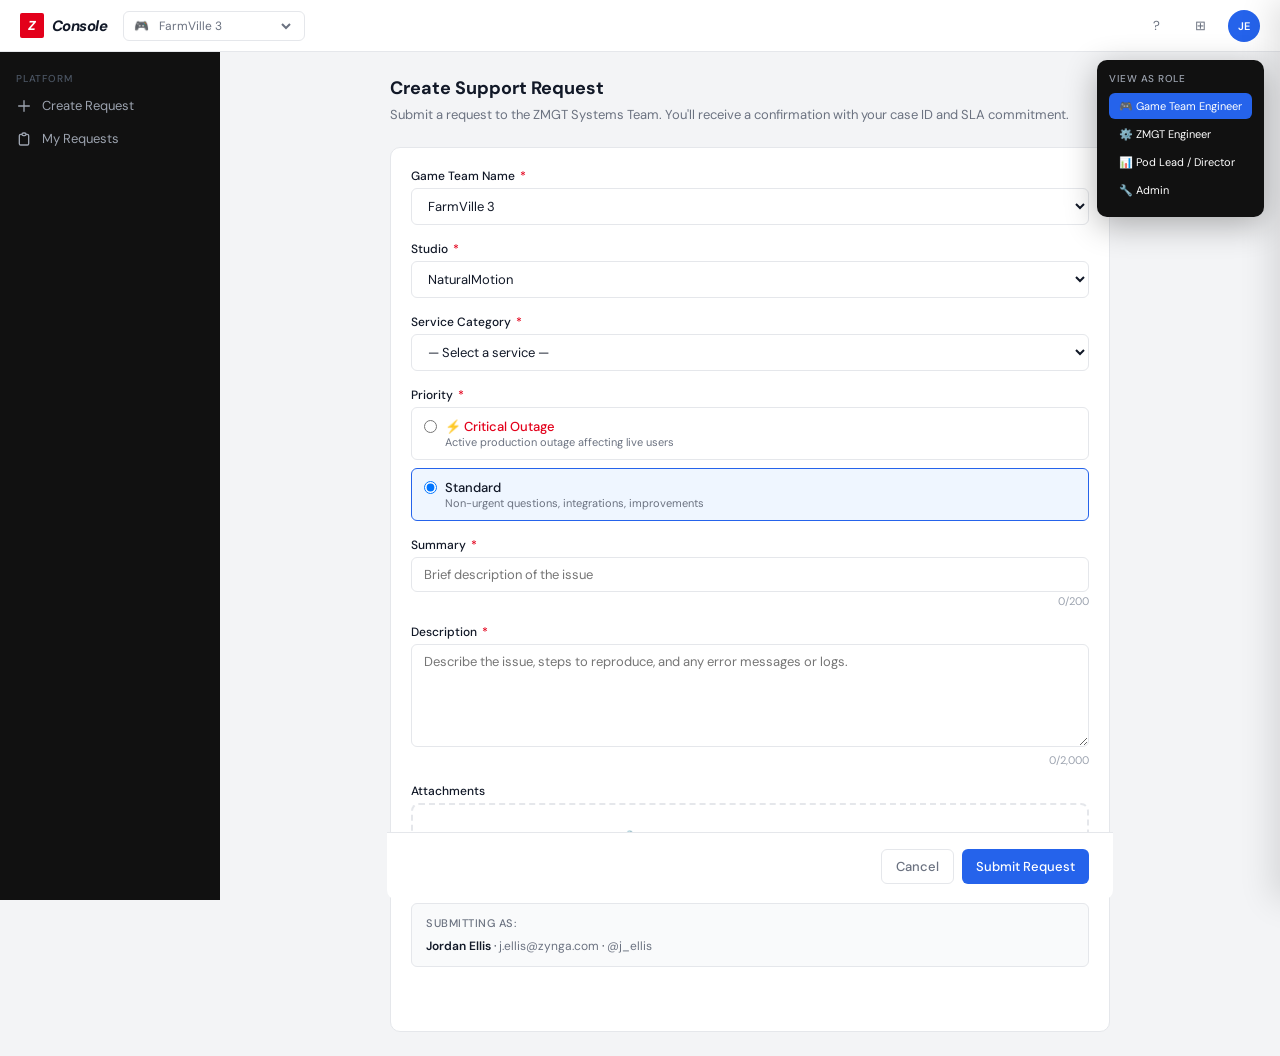
<file: index.html>
<!DOCTYPE html>
<html lang="en">
<head>
<meta charset="UTF-8">
<meta name="viewport" content="width=device-width, initial-scale=1.0">
<title>ZMGT Developer Portal — Support CRM</title>
<link rel="preconnect" href="https://fonts.googleapis.com">
<link href="https://fonts.googleapis.com/css2?family=DM+Sans:wght@400;500;600;700&family=DM+Mono:wght@400;500&display=swap" rel="stylesheet">
<style>
  :root {
    --sidebar-bg: #111111;
    --primary: #2563EB;
    --primary-light: #EFF6FF;
    --content-bg: #F3F4F6;
    --card: #FFFFFF;
    --border: #E5E7EB;
    --text-primary: #111827;
    --text-secondary: #6B7280;
    --text-tertiary: #9CA3AF;
    --red: #E3001B;
    --red-light: #FEE2E2;
    --amber: #D97706;
    --amber-light: #FEF3C7;
    --green: #16A34A;
    --green-light: #DCFCE7;
    --purple: #7C3AED;
    --purple-light: #EDE9FE;
    --gray: #6B7280;
    --nav-w: 220px;
    --top-h: 52px;
  }
  * { box-sizing: border-box; margin: 0; padding: 0; }
  body { font-family: 'DM Sans', sans-serif; font-size: 13px; color: var(--text-primary); background: var(--content-bg); display: flex; flex-direction: column; min-height: 100vh; }
  
  /* TOP NAV */
  .topnav {
    position: fixed; top: 0; left: 0; right: 0; height: var(--top-h);
    background: #fff; border-bottom: 1px solid var(--border);
    display: flex; align-items: center; padding: 0 20px; z-index: 100;
    justify-content: space-between;
  }
  .topnav-left { display: flex; align-items: center; gap: 16px; }
  .logo { display: flex; align-items: center; gap: 8px; text-decoration: none; }
  .logo-mark { background: var(--red); color: #fff; font-weight: 900; font-style: italic; font-size: 13px; padding: 4px 8px; border-radius: 2px; letter-spacing: -0.5px; }
  .logo-text { font-weight: 700; font-style: italic; font-size: 15px; color: var(--text-primary); letter-spacing: -0.5px; }
  .game-selector {
    display: flex; align-items: center; gap: 6px; padding: 5px 10px;
    border: 1px solid var(--border); border-radius: 6px; cursor: pointer;
    font-size: 12px; color: var(--text-secondary); background: #fff;
  }
  .game-selector:hover { border-color: var(--primary); }
  .topnav-right { display: flex; align-items: center; gap: 12px; }
  .nav-icon { width: 32px; height: 32px; display: flex; align-items: center; justify-content: center; border-radius: 6px; cursor: pointer; color: var(--text-secondary); }
  .nav-icon:hover { background: var(--content-bg); }
  .avatar { width: 32px; height: 32px; background: var(--primary); border-radius: 50%; color: #fff; font-size: 11px; font-weight: 600; display: flex; align-items: center; justify-content: center; cursor: pointer; }

  /* ROLE SWITCHER */
  .role-switcher {
    position: fixed; top: 60px; right: 16px; background: var(--sidebar-bg); color: #fff;
    border-radius: 10px; padding: 12px; z-index: 200; font-size: 11px; box-shadow: 0 8px 32px rgba(0,0,0,0.3);
  }
  .role-switcher label { color: var(--text-tertiary); font-size: 10px; font-weight: 500; text-transform: uppercase; letter-spacing: 0.5px; display: block; margin-bottom: 8px; }
  .role-btn { display: block; width: 100%; text-align: left; padding: 6px 10px; border-radius: 6px; border: none; background: transparent; color: #fff; font-size: 11px; cursor: pointer; font-family: 'DM Sans', sans-serif; margin-bottom: 2px; }
  .role-btn:hover, .role-btn.active { background: var(--primary); }

  /* SIDEBAR */
  .sidebar {
    position: fixed; top: var(--top-h); left: 0; bottom: 0; width: var(--nav-w);
    background: var(--sidebar-bg); z-index: 90; overflow-y: auto; padding: 8px 0;
  }
  .nav-section-label { color: #4B5563; font-size: 10px; font-weight: 500; text-transform: uppercase; letter-spacing: 0.8px; padding: 12px 16px 4px; }
  .nav-item {
    display: flex; align-items: center; gap: 10px; padding: 8px 16px; cursor: pointer;
    color: #9CA3AF; font-size: 13px; position: relative; transition: color 0.15s;
    border: none; background: transparent; width: 100%; text-align: left; font-family: 'DM Sans', sans-serif;
  }
  .nav-item:hover { color: #fff; }
  .nav-item.active { color: #fff; background: rgba(37,99,235,0.15); }
  .nav-item.active::before { content: ''; position: absolute; left: 0; top: 4px; bottom: 4px; width: 3px; background: var(--primary); border-radius: 0 2px 2px 0; }
  .nav-icon-s { width: 16px; height: 16px; flex-shrink: 0; }

  /* MAIN CONTENT */
  .main { margin-left: var(--nav-w); margin-top: var(--top-h); padding: 24px; min-height: calc(100vh - var(--top-h)); }

  /* ALERT BANNER */
  .alert-banner { background: var(--red-light); border-bottom: 1px solid #FECACA; padding: 10px 24px; margin-left: var(--nav-w); margin-top: var(--top-h); position: sticky; top: var(--top-h); z-index: 80; display: flex; align-items: center; justify-content: space-between; }
  .alert-banner.hidden { display: none; }
  .alert-banner-text { color: var(--red); font-size: 13px; font-weight: 500; display: flex; align-items: center; gap: 8px; }
  .alert-banner-close { color: var(--red); cursor: pointer; font-size: 16px; background: none; border: none; padding: 0; }

  /* CARDS */
  .card { background: var(--card); border: 1px solid var(--border); border-radius: 10px; padding: 20px; }
  .card-title { font-size: 14px; font-weight: 600; color: var(--text-primary); margin-bottom: 16px; }
  .page-title { font-size: 18px; font-weight: 700; margin-bottom: 6px; }
  .page-sub { color: var(--text-secondary); font-size: 13px; margin-bottom: 24px; }

  /* BADGES */
  .badge { display: inline-flex; align-items: center; gap: 4px; padding: 2px 8px; border-radius: 20px; font-size: 11px; font-weight: 500; white-space: nowrap; }
  .badge-open { background: #EFF6FF; color: var(--primary); }
  .badge-inprogress { background: var(--amber-light); color: var(--amber); }
  .badge-waiting { background: var(--purple-light); color: var(--purple); }
  .badge-resolved { background: var(--green-light); color: var(--green); }
  .badge-autoclosed { background: #F3F4F6; color: var(--gray); }
  .badge-critical { background: var(--red-light); color: var(--red); }
  .badge-standard { background: #F3F4F6; color: var(--gray); border: 1px solid var(--border); }
  .badge-active { background: var(--green-light); color: var(--green); }
  .badge-disabled { background: #F3F4F6; color: var(--gray); }
  .badge-proto { background: #FEF3C7; color: #92400E; }
  .badge-preprod { background: var(--purple-light); color: var(--purple); }
  .badge-prod { background: var(--green-light); color: var(--green); }

  /* SLA BAR */
  .sla-bar-wrap { display: flex; flex-direction: column; gap: 3px; min-width: 100px; }
  .sla-bar-track { height: 4px; border-radius: 2px; background: var(--border); overflow: hidden; }
  .sla-bar-fill { height: 100%; border-radius: 2px; transition: width 0.3s; }
  .sla-fill-green { background: var(--green); }
  .sla-fill-amber { background: var(--amber); }
  .sla-fill-red { background: var(--red); }
  .sla-fill-gray { background: var(--text-tertiary); }
  .sla-label { font-size: 11px; color: var(--text-secondary); }
  .sla-label.breached { color: var(--red); font-weight: 500; }
  .sla-label.atrisk { color: var(--amber); font-weight: 500; }

  /* TABLES */
  .data-table { width: 100%; border-collapse: collapse; }
  .data-table th { font-size: 11px; font-weight: 500; text-transform: uppercase; letter-spacing: 0.5px; color: var(--text-secondary); padding: 8px 12px; text-align: left; border-bottom: 1px solid var(--border); background: #FAFAFA; }
  .data-table td { padding: 10px 12px; border-bottom: 1px solid var(--border); font-size: 13px; vertical-align: middle; }
  .data-table tr:last-child td { border-bottom: none; }
  .data-table tr.clickable { cursor: pointer; }
  .data-table tr.clickable:hover td { background: #F9FAFB; }
  .data-table tr.critical-row td:first-child { border-left: 3px solid var(--red); }
  .data-table tr.breach-row td { background: #FFF5F5; }
  .mono { font-family: 'DM Mono', monospace; font-size: 12px; color: var(--text-secondary); }
  .link { color: var(--primary); cursor: pointer; text-decoration: none; }
  .link:hover { text-decoration: underline; }

  /* FILTER BAR */
  .filter-bar { display: flex; align-items: center; gap: 8px; margin-bottom: 16px; flex-wrap: wrap; }
  .filter-select { padding: 7px 10px; border: 1px solid var(--border); border-radius: 6px; font-size: 12px; background: #fff; color: var(--text-primary); font-family: 'DM Sans', sans-serif; cursor: pointer; }
  .filter-select:focus { outline: none; border-color: var(--primary); }
  .search-input { padding: 7px 12px; border: 1px solid var(--border); border-radius: 6px; font-size: 13px; background: #fff; color: var(--text-primary); font-family: 'DM Sans', sans-serif; min-width: 200px; }
  .search-input:focus { outline: none; border-color: var(--primary); }
  .filter-chip { display: inline-flex; align-items: center; gap: 4px; padding: 3px 8px; background: var(--primary-light); color: var(--primary); border-radius: 20px; font-size: 11px; }
  .filter-chip button { border: none; background: none; color: var(--primary); cursor: pointer; padding: 0; font-size: 13px; line-height: 1; }

  /* BUTTONS */
  .btn { display: inline-flex; align-items: center; gap: 6px; padding: 8px 14px; border-radius: 6px; font-size: 13px; font-weight: 500; cursor: pointer; border: none; font-family: 'DM Sans', sans-serif; transition: opacity 0.15s; white-space: nowrap; }
  .btn:hover { opacity: 0.88; }
  .btn-primary { background: var(--primary); color: #fff; }
  .btn-secondary { background: #fff; color: var(--text-primary); border: 1px solid var(--border); }
  .btn-ghost { background: transparent; color: var(--text-secondary); border: 1px solid var(--border); }
  .btn-danger { background: var(--red); color: #fff; }
  .btn-sm { padding: 5px 10px; font-size: 12px; }
  .btn-icon { padding: 6px; border-radius: 6px; background: transparent; border: none; cursor: pointer; color: var(--text-secondary); font-size: 14px; }
  .btn-icon:hover { background: var(--content-bg); }

  /* FORMS */
  .form-group { margin-bottom: 16px; }
  .form-label { display: block; font-size: 12px; font-weight: 500; color: var(--text-primary); margin-bottom: 4px; }
  .form-label .req { color: var(--red); margin-left: 2px; }
  .form-input, .form-select, .form-textarea { width: 100%; padding: 8px 12px; border: 1px solid var(--border); border-radius: 6px; font-size: 13px; font-family: 'DM Sans', sans-serif; color: var(--text-primary); background: #fff; }
  .form-input:focus, .form-select:focus, .form-textarea:focus { outline: none; border-color: var(--primary); box-shadow: 0 0 0 3px rgba(37,99,235,0.08); }
  .form-textarea { resize: vertical; min-height: 90px; }
  .form-error { color: #B91C1C; font-size: 11px; margin-top: 3px; }
  .form-hint { color: var(--text-secondary); font-size: 11px; margin-top: 3px; }
  .char-counter { font-size: 11px; color: var(--text-tertiary); text-align: right; margin-top: 2px; }
  .radio-group { display: flex; flex-direction: column; gap: 8px; }
  .radio-option { display: flex; align-items: flex-start; gap: 8px; padding: 10px 12px; border: 1px solid var(--border); border-radius: 6px; cursor: pointer; }
  .radio-option:hover { border-color: var(--primary); background: var(--primary-light); }
  .radio-option.selected { border-color: var(--primary); background: var(--primary-light); }
  .radio-option input { margin-top: 2px; }
  .callout { padding: 10px 14px; border-radius: 6px; font-size: 12px; margin-top: 8px; }
  .callout-amber { background: var(--amber-light); color: #92400E; border: 1px solid #FDE68A; }
  .callout-blue { background: var(--primary-light); color: #1D4ED8; border: 1px solid #BFDBFE; }
  .callout-green { background: var(--green-light); color: #14532D; border: 1px solid #BBF7D0; }
  .route-preview { display: inline-flex; align-items: center; gap: 6px; padding: 4px 10px; background: var(--primary-light); color: var(--primary); border-radius: 20px; font-size: 12px; margin-top: 6px; }
  .submitter-block { background: #F9FAFB; border: 1px solid var(--border); border-radius: 6px; padding: 12px 14px; font-size: 12px; }
  .submitter-block strong { font-weight: 600; color: var(--text-primary); }
  .drop-zone { border: 2px dashed var(--border); border-radius: 8px; padding: 24px; text-align: center; color: var(--text-secondary); font-size: 12px; cursor: pointer; transition: border-color 0.15s, background 0.15s; }
  .drop-zone:hover { border-color: var(--primary); background: var(--primary-light); }
  .form-sticky { position: sticky; bottom: 0; background: #fff; border-top: 1px solid var(--border); padding: 16px 24px; display: flex; gap: 8px; justify-content: flex-end; margin: 0 -24px -24px; border-radius: 0 0 10px 10px; }

  /* DRAWER */
  .drawer-overlay { position: fixed; inset: 0; background: rgba(0,0,0,0.25); z-index: 150; display: none; }
  .drawer-overlay.open { display: block; }
  .drawer { position: fixed; top: 0; right: 0; bottom: 0; width: 480px; background: #fff; z-index: 160; overflow-y: auto; box-shadow: -8px 0 32px rgba(0,0,0,0.12); transform: translateX(100%); transition: transform 0.25s ease; }
  .drawer.open { transform: translateX(0); }
  .drawer-header { padding: 16px 20px; border-bottom: 1px solid var(--border); display: flex; align-items: center; justify-content: space-between; position: sticky; top: 0; background: #fff; z-index: 1; }
  .drawer-header-left { display: flex; align-items: center; gap: 8px; }
  .drawer-body { padding: 20px; }
  .drawer-section { margin-bottom: 20px; padding-bottom: 20px; border-bottom: 1px solid var(--border); }
  .drawer-section:last-child { border-bottom: none; }
  .drawer-section-title { font-size: 11px; font-weight: 500; text-transform: uppercase; letter-spacing: 0.5px; color: var(--text-secondary); margin-bottom: 10px; }

  /* TIMELINE */
  .timeline { display: flex; flex-direction: column; gap: 0; }
  .timeline-item { display: flex; gap: 12px; padding-bottom: 16px; position: relative; }
  .timeline-item::before { content: ''; position: absolute; left: 7px; top: 18px; bottom: -4px; width: 1px; background: var(--border); }
  .timeline-item:last-child::before { display: none; }
  .timeline-dot { width: 16px; height: 16px; border-radius: 50%; background: var(--border); flex-shrink: 0; margin-top: 2px; display: flex; align-items: center; justify-content: center; }
  .timeline-dot.blue { background: var(--primary); }
  .timeline-dot.green { background: var(--green); }
  .timeline-dot.amber { background: var(--amber); }
  .timeline-dot.red { background: var(--red); }
  .timeline-content { flex: 1; }
  .timeline-event { font-size: 13px; font-weight: 500; }
  .timeline-meta { font-size: 11px; color: var(--text-secondary); margin-top: 2px; }

  /* MODAL */
  .modal-overlay { position: fixed; inset: 0; background: rgba(0,0,0,0.4); z-index: 200; display: none; align-items: center; justify-content: center; }
  .modal-overlay.open { display: flex; }
  .modal { background: #fff; border-radius: 12px; padding: 24px; width: 480px; max-width: 90vw; box-shadow: 0 20px 60px rgba(0,0,0,0.2); }
  .modal-title { font-size: 16px; font-weight: 600; margin-bottom: 8px; }
  .modal-sub { color: var(--text-secondary); font-size: 13px; margin-bottom: 20px; }
  .modal-actions { display: flex; gap: 8px; justify-content: flex-end; margin-top: 20px; }

  /* TOAST */
  .toast-container { position: fixed; bottom: 20px; right: 20px; z-index: 300; display: flex; flex-direction: column; gap: 8px; }
  .toast { background: #fff; border-radius: 8px; padding: 12px 16px; box-shadow: 0 4px 20px rgba(0,0,0,0.15); border-left: 4px solid; display: flex; align-items: center; justify-content: space-between; gap: 12px; min-width: 280px; animation: slideIn 0.25s ease; font-size: 13px; }
  .toast-green { border-left-color: var(--green); }
  .toast-blue { border-left-color: var(--primary); }
  .toast-amber { border-left-color: var(--amber); }
  .toast-red { border-left-color: var(--red); }
  .toast-close { background: none; border: none; cursor: pointer; color: var(--text-tertiary); font-size: 16px; padding: 0; }
  @keyframes slideIn { from { transform: translateX(100%); opacity: 0; } to { transform: translateX(0); opacity: 1; } }

  /* SCREEN SECTIONS */
  .screen { display: none; }
  .screen.active { display: block; }
  .grid-2 { display: grid; grid-template-columns: 65fr 35fr; gap: 16px; }
  .grid-3 { display: grid; grid-template-columns: repeat(3, 1fr); gap: 16px; }
  .grid-4 { display: grid; grid-template-columns: repeat(4, 1fr); gap: 16px; }
  .section-gap { margin-bottom: 16px; }

  /* KPI CARDS */
  .kpi-card { background: var(--card); border: 1px solid var(--border); border-radius: 10px; padding: 20px; }
  .kpi-label { font-size: 12px; color: var(--text-secondary); font-weight: 500; text-transform: uppercase; letter-spacing: 0.5px; margin-bottom: 8px; }
  .kpi-value { font-size: 28px; font-weight: 700; color: var(--text-primary); margin-bottom: 4px; }
  .kpi-delta { font-size: 12px; display: flex; align-items: center; gap: 4px; }
  .kpi-delta.pos { color: var(--green); }
  .kpi-delta.neg { color: var(--red); }
  .kpi-delta.warn { color: var(--amber); }

  /* DONUT */
  .donut-wrap { display: flex; align-items: center; gap: 24px; }
  .donut-svg { transform: rotate(-90deg); }
  .donut-center-text { text-anchor: middle; dominant-baseline: central; font-family: 'DM Sans', sans-serif; }
  .donut-legend { display: flex; flex-direction: column; gap: 8px; }
  .donut-legend-item { display: flex; align-items: center; gap: 8px; font-size: 12px; }
  .donut-dot { width: 10px; height: 10px; border-radius: 50%; }

  /* BAR CHART */
  .bar-chart { display: flex; flex-direction: column; gap: 10px; }
  .bar-row { display: flex; align-items: center; gap: 10px; }
  .bar-label { font-size: 12px; color: var(--text-secondary); width: 120px; flex-shrink: 0; text-align: right; }
  .bar-track { flex: 1; height: 20px; background: var(--content-bg); border-radius: 4px; overflow: hidden; position: relative; }
  .bar-fill { height: 100%; border-radius: 4px; display: flex; align-items: center; padding-left: 8px; font-size: 11px; font-weight: 500; color: #fff; transition: width 0.6s ease; }
  .bar-count { font-size: 12px; color: var(--text-secondary); width: 30px; flex-shrink: 0; }

  /* TEAM PROFILE CARDS */
  .profile-grid { display: grid; grid-template-columns: repeat(3, 1fr); gap: 16px; }
  .profile-card { background: var(--card); border: 1px solid var(--border); border-radius: 10px; padding: 16px; cursor: pointer; transition: box-shadow 0.15s, border-color 0.15s; }
  .profile-card:hover { border-color: var(--primary); box-shadow: 0 2px 12px rgba(37,99,235,0.08); }
  .profile-card-name { font-size: 14px; font-weight: 600; margin-bottom: 2px; }
  .profile-card-studio { font-size: 12px; color: var(--text-secondary); margin-bottom: 10px; }
  .chip-group { display: flex; flex-wrap: wrap; gap: 4px; margin-bottom: 10px; }
  .chip { display: inline-flex; padding: 2px 7px; background: var(--primary-light); color: var(--primary); border-radius: 20px; font-size: 11px; }
  .profile-card-meta { display: flex; justify-content: space-between; font-size: 11px; color: var(--text-secondary); border-top: 1px solid var(--border); padding-top: 10px; margin-top: 2px; }

  /* TABS */
  .tabs { display: flex; border-bottom: 1px solid var(--border); margin-bottom: 20px; }
  .tab { padding: 8px 16px; font-size: 13px; color: var(--text-secondary); cursor: pointer; border-bottom: 2px solid transparent; margin-bottom: -1px; font-weight: 500; }
  .tab:hover { color: var(--text-primary); }
  .tab.active { color: var(--primary); border-bottom-color: var(--primary); }
  .tab-panel { display: none; }
  .tab-panel.active { display: block; }

  /* CONFIRMATION SCREEN */
  .confirm-center { max-width: 560px; margin: 40px auto; }
  .success-icon { width: 56px; height: 56px; background: var(--green-light); border-radius: 50%; display: flex; align-items: center; justify-content: center; margin: 0 auto 16px; font-size: 24px; }

  /* NOTES */
  .note-item { padding: 12px; background: #F9FAFB; border-radius: 6px; margin-bottom: 8px; }
  .note-meta { font-size: 11px; color: var(--text-secondary); margin-bottom: 4px; }
  .note-text { font-size: 13px; }

  /* MISC */
  .divider { border: none; border-top: 1px solid var(--border); margin: 16px 0; }
  .inline-badge { display: inline-flex; align-items: center; gap: 4px; }
  .text-right { text-align: right; }
  .flex-between { display: flex; align-items: center; justify-content: space-between; }
  .flex-gap { display: flex; align-items: center; gap: 8px; }
  .mt-16 { margin-top: 16px; }
  .mb-16 { margin-bottom: 16px; }
  .text-sm { font-size: 12px; }
  .text-secondary { color: var(--text-secondary); }
  .fw-600 { font-weight: 600; }
  .full-width { grid-column: 1 / -1; }

  /* LOADING SKELETON */
  .skeleton { background: linear-gradient(90deg, #F3F4F6 25%, #E5E7EB 50%, #F3F4F6 75%); background-size: 200% 100%; animation: shimmer 1.5s infinite; border-radius: 4px; }
  @keyframes shimmer { 0% { background-position: 200% 0; } 100% { background-position: -200% 0; } }

  /* ROUTING ANIMATION */
  .routing-anim { display: flex; align-items: center; gap: 8px; padding: 16px; background: #F9FAFB; border-radius: 8px; font-size: 12px; margin: 12px 0; }
  .routing-step { display: flex; align-items: center; gap: 6px; }
  .routing-arrow { color: var(--text-tertiary); }
  .routing-dot { width: 8px; height: 8px; border-radius: 50%; background: var(--primary); }
  .routing-dot.pulse { animation: pulse 1.5s ease infinite; }
  @keyframes pulse { 0%, 100% { transform: scale(1); opacity: 1; } 50% { transform: scale(1.4); opacity: 0.6; } }

  /* QUICK-ASSIGN INLINE */
  .quick-assign-cell { position: relative; }
  .quick-assign-cell .assignee-val { cursor: pointer; color: var(--primary); font-size: 12px; }
  .quick-assign-cell .assignee-val:hover { text-decoration: underline; }

  /* PROGRESS BAR COMPOUND */
  .sla-compound { display: flex; align-items: center; gap: 8px; }
  .sla-full { flex: 1; }
  .sla-actions-bar { display: flex; align-items: center; gap: 8px; flex-wrap: wrap; margin-bottom: 16px; }

  /* SNAPSHOT PANEL */
  .snapshot-panel { background: #FAFAFA; border: 1px solid var(--border); border-radius: 8px; padding: 14px; }
  .snapshot-row { display: flex; justify-content: space-between; align-items: baseline; margin-bottom: 8px; font-size: 12px; }
  .snapshot-row .label { color: var(--text-secondary); }
  .snapshot-row .val { font-weight: 500; }
  .contact-item { display: flex; justify-content: space-between; align-items: center; padding: 6px 0; border-bottom: 1px solid var(--border); font-size: 12px; }
  .contact-item:last-child { border-bottom: none; }

  /* AUDIT LOG */
  .audit-row { font-size: 12px; }
  .audit-expand { display: none; background: #F9FAFB; padding: 10px 12px; font-size: 11px; color: var(--text-secondary); }
  .audit-row.expanded + .audit-expand { display: table-row; }
</style>
</head>
<body>

<!-- ROLE SWITCHER -->
<div class="role-switcher">
  <label>View as Role</label>
  <button class="role-btn active" onclick="setRole('game-team')">🎮 Game Team Engineer</button>
  <button class="role-btn" onclick="setRole('zmgt')">⚙️ ZMGT Engineer</button>
  <button class="role-btn" onclick="setRole('leadership')">📊 Pod Lead / Director</button>
  <button class="role-btn" onclick="setRole('admin')">🔧 Admin</button>
</div>

<!-- TOP NAV -->
<nav class="topnav">
  <div class="topnav-left">
    <a class="logo" href="#">
      <span class="logo-mark">Z</span>
      <span class="logo-text">Console</span>
    </a>
    <div class="game-selector" id="gameSelectorWrap">
      <span>🎮</span>
      <select style="border:none;background:transparent;font-size:12px;color:var(--text-secondary);font-family:'DM Sans',sans-serif;cursor:pointer;outline:none;">
        <option>FarmVille 3</option>
        <option>Words with Friends 2</option>
        <option>Zynga Poker</option>
      </select>
    </div>
  </div>
  <div class="topnav-right">
    <div class="nav-icon">?</div>
    <div class="nav-icon">⊞</div>
    <div class="avatar" id="userAvatar">JD</div>
  </div>
</nav>

<!-- SLA BREACH BANNER -->
<div class="alert-banner" id="alertBanner" style="margin-top:52px;">
  <div class="alert-banner-text">
    ⚠️ <strong>2 Critical Outage cases have breached SLA.</strong> Immediate action required.
  </div>
  <button class="alert-banner-close" onclick="document.getElementById('alertBanner').classList.add('hidden')">✕</button>
</div>

<!-- SIDEBAR -->
<aside class="sidebar" id="sidebar">
  <!-- Game Team Engineer nav -->
  <div id="nav-game-team">
    <div class="nav-section-label">Platform</div>
    <button class="nav-item" onclick="navigate('s01')">
      <svg class="nav-icon-s" fill="none" stroke="currentColor" viewBox="0 0 24 24"><path stroke-linecap="round" stroke-linejoin="round" stroke-width="2" d="M12 4v16m8-8H4"/></svg>
      Create Request
    </button>
    <button class="nav-item" onclick="navigate('s02')">
      <svg class="nav-icon-s" fill="none" stroke="currentColor" viewBox="0 0 24 24"><path stroke-linecap="round" stroke-linejoin="round" stroke-width="2" d="M9 5H7a2 2 0 00-2 2v12a2 2 0 002 2h10a2 2 0 002-2V7a2 2 0 00-2-2h-2M9 5a2 2 0 002 2h2a2 2 0 002-2M9 5a2 2 0 012-2h2a2 2 0 012 2"/></svg>
      My Requests
    </button>
  </div>

  <!-- ZMGT Engineer nav -->
  <div id="nav-zmgt" style="display:none;">
    <div class="nav-section-label">Platform</div>
    <button class="nav-item">
      <svg class="nav-icon-s" fill="none" stroke="currentColor" viewBox="0 0 24 24"><path stroke-linecap="round" stroke-linejoin="round" stroke-width="2" d="M3 12l2-2m0 0l7-7 7 7M5 10v10a1 1 0 001 1h3m10-11l2 2m-2-2v10a1 1 0 01-1 1h-3m-6 0a1 1 0 001-1v-4a1 1 0 011-1h2a1 1 0 011 1v4a1 1 0 001 1m-6 0h6"/></svg>
      Onboarding
    </button>
    <button class="nav-item">
      <svg class="nav-icon-s" fill="none" stroke="currentColor" viewBox="0 0 24 24"><path stroke-linecap="round" stroke-linejoin="round" stroke-width="2" d="M17 20h5v-2a3 3 0 00-5.356-1.857M17 20H7m10 0v-2c0-.656-.126-1.283-.356-1.857M7 20H2v-2a3 3 0 015.356-1.857M7 20v-2c0-.656.126-1.283.356-1.857m0 0a5.002 5.002 0 019.288 0"/></svg>
      Studios
    </button>
    <div class="nav-section-label">Support</div>
    <button class="nav-item active" onclick="navigate('s03')">
      <svg class="nav-icon-s" fill="none" stroke="currentColor" viewBox="0 0 24 24"><path stroke-linecap="round" stroke-linejoin="round" stroke-width="2" d="M19 11H5m14 0a2 2 0 012 2v6a2 2 0 01-2 2H5a2 2 0 01-2-2v-6a2 2 0 012-2m14 0V9a2 2 0 00-2-2M5 11V9a2 2 0 012-2m0 0V5a2 2 0 012-2h6a2 2 0 012 2v2M7 7h10"/></svg>
      Support Requests
    </button>
    <button class="nav-item" onclick="navigate('s06')">
      <svg class="nav-icon-s" fill="none" stroke="currentColor" viewBox="0 0 24 24"><path stroke-linecap="round" stroke-linejoin="round" stroke-width="2" d="M19 21V5a2 2 0 00-2-2H7a2 2 0 00-2 2v16m14 0h2m-2 0h-5m-9 0H3m2 0h5M9 7h1m-1 4h1m4-4h1m-1 4h1m-2 10v-5a1 1 0 011-1h2a1 1 0 011 1v5m-4 0h4"/></svg>
      Game Team Profiles
    </button>
  </div>

  <!-- Leadership nav -->
  <div id="nav-leadership" style="display:none;">
    <div class="nav-section-label">Support</div>
    <button class="nav-item" onclick="navigate('s03')">
      <svg class="nav-icon-s" fill="none" stroke="currentColor" viewBox="0 0 24 24"><path stroke-linecap="round" stroke-linejoin="round" stroke-width="2" d="M19 11H5m14 0a2 2 0 012 2v6a2 2 0 01-2 2H5a2 2 0 01-2-2v-6a2 2 0 012-2m14 0V9a2 2 0 00-2-2M5 11V9a2 2 0 012-2m0 0V5a2 2 0 012-2h6a2 2 0 012 2v2M7 7h10"/></svg>
      Support Requests
    </button>
    <button class="nav-item" onclick="navigate('s06')">
      <svg class="nav-icon-s" fill="none" stroke="currentColor" viewBox="0 0 24 24"><path stroke-linecap="round" stroke-linejoin="round" stroke-width="2" d="M17 20h5v-2a3 3 0 00-5.356-1.857M17 20H7m10 0v-2c0-.656-.126-1.283-.356-1.857M7 20H2v-2a3 3 0 015.356-1.857M7 20v-2c0-.656.126-1.283.356-1.857m0 0a5.002 5.002 0 019.288 0"/></svg>
      Game Team Profiles
    </button>
    <button class="nav-item active" onclick="navigate('s07')">
      <svg class="nav-icon-s" fill="none" stroke="currentColor" viewBox="0 0 24 24"><path stroke-linecap="round" stroke-linejoin="round" stroke-width="2" d="M9 19v-6a2 2 0 00-2-2H5a2 2 0 00-2 2v6a2 2 0 002 2h2a2 2 0 002-2zm0 0V9a2 2 0 012-2h2a2 2 0 012 2v10m-6 0a2 2 0 002 2h2a2 2 0 002-2m0 0V5a2 2 0 012-2h2a2 2 0 012 2v14a2 2 0 01-2 2h-2a2 2 0 01-2-2z"/></svg>
      Executive Dashboard
    </button>
  </div>

  <!-- Admin nav -->
  <div id="nav-admin" style="display:none;">
    <div class="nav-section-label">Support</div>
    <button class="nav-item" onclick="navigate('s03')">
      <svg class="nav-icon-s" fill="none" stroke="currentColor" viewBox="0 0 24 24"><path stroke-linecap="round" stroke-linejoin="round" stroke-width="2" d="M19 11H5m14 0a2 2 0 012 2v6a2 2 0 01-2 2H5a2 2 0 01-2-2v-6a2 2 0 012-2m14 0V9a2 2 0 00-2-2M5 11V9a2 2 0 012-2m0 0V5a2 2 0 012-2h6a2 2 0 012 2v2M7 7h10"/></svg>
      Support Requests
    </button>
    <button class="nav-item" onclick="navigate('s06')">Game Team Profiles</button>
    <div class="nav-section-label">Admin</div>
    <button class="nav-item active" onclick="navigate('s08')">
      <svg class="nav-icon-s" fill="none" stroke="currentColor" viewBox="0 0 24 24"><path stroke-linecap="round" stroke-linejoin="round" stroke-width="2" d="M12 6V4m0 2a2 2 0 100 4m0-4a2 2 0 110 4m-6 8a2 2 0 100-4m0 4a2 2 0 110-4m0 4v2m0-6V4m6 6v10m6-2a2 2 0 100-4m0 4a2 2 0 110-4m0 4v2m0-6V4"/></svg>
      Routing Rules
    </button>
    <button class="nav-item" onclick="navigate('s09')">
      <svg class="nav-icon-s" fill="none" stroke="currentColor" viewBox="0 0 24 24"><path stroke-linecap="round" stroke-linejoin="round" stroke-width="2" d="M9 5H7a2 2 0 00-2 2v12a2 2 0 002 2h10a2 2 0 002-2V7a2 2 0 00-2-2h-2M9 5a2 2 0 002 2h2a2 2 0 002-2M9 5a2 2 0 012-2h2a2 2 0 012 2"/></svg>
      Audit Log
    </button>
  </div>
</aside>

<!-- MAIN CONTENT -->
<main class="main" id="main">

  <!-- ============ S-01: INTAKE FORM ============ -->
  <section class="screen active" id="screen-s01">
    <div style="max-width:720px;margin:0 auto;">
      <h1 class="page-title">Create Support Request</h1>
      <p class="page-sub">Submit a request to the ZMGT Systems Team. You'll receive a confirmation with your case ID and SLA commitment.</p>
      <div class="card">
        <div class="form-group">
          <label class="form-label">Game Team Name <span class="req">*</span></label>
          <select class="form-select" onchange="updateRouting()">
            <option>FarmVille 3</option>
            <option>Words with Friends 2</option>
            <option>Zynga Poker</option>
            <option>Merge Dragons!</option>
          </select>
        </div>
        <div class="form-group">
          <label class="form-label">Studio <span class="req">*</span></label>
          <select class="form-select">
            <option>NaturalMotion</option>
            <option>Zynga Austin</option>
            <option>Zynga Baltimore</option>
          </select>
        </div>
        <div class="form-group">
          <label class="form-label">Service Category <span class="req">*</span></label>
          <select class="form-select" id="serviceSelect" onchange="updateRouting()">
            <option value="">— Select a service —</option>
            <option value="aws">AWS Provisioning</option>
            <option value="k8s">Kubernetes</option>
            <option value="ci">Forge CI/CD</option>
            <option value="db">Database Services</option>
            <option value="obs">Observability</option>
          </select>
          <div id="routePreview" style="display:none;margin-top:8px;">
            <span class="route-preview">🔀 Routed to: <strong id="routePodName">—</strong></span>
          </div>
        </div>
        <div class="form-group">
          <label class="form-label">Priority <span class="req">*</span></label>
          <div class="radio-group">
            <label class="radio-option" onclick="setPriority(this,'critical')">
              <input type="radio" name="priority" value="critical"> 
              <div>
                <div style="font-weight:500;color:var(--red);">⚡ Critical Outage</div>
                <div style="font-size:11px;color:var(--text-secondary);">Active production outage affecting live users</div>
              </div>
            </label>
            <label class="radio-option selected" onclick="setPriority(this,'standard')">
              <input type="radio" name="priority" value="standard" checked>
              <div>
                <div style="font-weight:500;">Standard</div>
                <div style="font-size:11px;color:var(--text-secondary);">Non-urgent questions, integrations, improvements</div>
              </div>
            </label>
          </div>
          <div id="criticalCallout" style="display:none;" class="callout callout-amber">
            ⚠️ <strong>Critical Outage SLA:</strong> 2-hour first response, 24-hour resolution. Use only for active production outages. Misuse may result in deprioritization.
          </div>
        </div>
        <div class="form-group">
          <label class="form-label">Summary <span class="req">*</span></label>
          <input type="text" class="form-input" id="summaryInput" maxlength="200" placeholder="Brief description of the issue" oninput="updateCharCount(this,'summaryCount',200)">
          <div class="char-counter"><span id="summaryCount">0</span>/200</div>
        </div>
        <div class="form-group">
          <label class="form-label">Description <span class="req">*</span></label>
          <textarea class="form-textarea" rows="5" maxlength="2000" placeholder="Describe the issue, steps to reproduce, and any error messages or logs." oninput="updateCharCount(this,'descCount',2000)"></textarea>
          <div class="char-counter"><span id="descCount">0</span>/2,000</div>
        </div>
        <div class="form-group">
          <label class="form-label">Attachments</label>
          <div class="drop-zone" onclick="showToast('File picker not available in prototype','blue')">
            📎 Drag & drop files here, or click to browse<br>
            <span style="font-size:11px;color:var(--text-tertiary);">Accepted: CSV, .md, PNG, JPG, GIF · Max size TBD</span>
          </div>
        </div>
        <div class="submitter-block mt-16">
          <div style="font-size:11px;color:var(--text-secondary);font-weight:500;text-transform:uppercase;letter-spacing:0.5px;margin-bottom:8px;">Submitting as:</div>
          <div><strong>Jordan Ellis</strong> · <span style="color:var(--text-secondary);">j.ellis@zynga.com</span> · <span style="color:var(--text-secondary);">@j_ellis</span></div>
        </div>
        <div class="form-sticky">
          <button class="btn btn-ghost" onclick="navigate('s02')">Cancel</button>
          <button class="btn btn-primary" onclick="submitRequest()">Submit Request</button>
        </div>
      </div>
    </div>
  </section>

  <!-- ============ S-01b: CONFIRMATION ============ -->
  <section class="screen" id="screen-s01b">
    <div class="confirm-center">
      <div class="card" style="text-align:center;padding:40px;">
        <div class="success-icon">✅</div>
        <h2 style="font-size:20px;font-weight:700;margin-bottom:4px;">Request Submitted</h2>
        <p style="color:var(--text-secondary);margin-bottom:24px;">Your request has been received and is being routed.</p>
        <div class="callout callout-blue" style="text-align:left;margin-bottom:16px;">
          <div style="font-size:11px;font-weight:500;text-transform:uppercase;letter-spacing:0.5px;margin-bottom:8px;color:var(--primary);">Case Details</div>
          <div style="display:grid;grid-template-columns:1fr 1fr;gap:8px;font-size:12px;">
            <div><span style="color:var(--text-secondary);">Case ID:</span><br><span class="mono" style="font-size:14px;font-weight:600;">CASE-0049</span></div>
            <div><span style="color:var(--text-secondary);">Jira Ticket:</span><br><a class="link mono" style="font-size:13px;">ZMGT-2855</a></div>
            <div><span style="color:var(--text-secondary);">Priority:</span><br><span class="badge badge-standard">Standard</span></div>
            <div><span style="color:var(--text-secondary);">Routed to:</span><br><strong>Cloud Infrastructure Pod</strong></div>
          </div>
        </div>
        <div style="background:#F9FAFB;border-radius:8px;padding:14px;margin-bottom:24px;text-align:left;">
          <div style="font-size:11px;font-weight:500;text-transform:uppercase;letter-spacing:0.5px;margin-bottom:10px;color:var(--text-secondary);">SLA Commitment</div>
          <div style="display:flex;justify-content:space-between;font-size:13px;margin-bottom:6px;"><span>First Response</span><span style="font-weight:600;">Within 8 business hours</span></div>
          <div style="display:flex;justify-content:space-between;font-size:13px;"><span>Resolution Target</span><span style="font-weight:600;">Within 5 business days</span></div>
        </div>
        <p style="font-size:12px;color:var(--text-secondary);margin-bottom:24px;">You will receive a Slack notification at <strong>@j_ellis</strong> when an engineer picks up your request.</p>
        <div style="display:flex;gap:8px;justify-content:center;">
          <button class="btn btn-primary" onclick="navigate('s02')">View My Requests</button>
          <button class="btn btn-ghost" onclick="navigate('s01')">Submit Another Request</button>
        </div>
      </div>
    </div>
  </section>

  <!-- ============ S-02: MY REQUESTS ============ -->
  <section class="screen" id="screen-s02">
    <div class="flex-between mb-16">
      <h1 class="page-title" style="margin:0;">My Support Requests</h1>
      <button class="btn btn-primary btn-sm" onclick="navigate('s01')">+ New Request</button>
    </div>
    <div class="filter-bar">
      <select class="filter-select"><option>All Status</option><option>Open</option><option>In Progress</option><option>Waiting on Customer</option><option>Resolved</option></select>
      <select class="filter-select"><option>All Priority</option><option>Critical Outage</option><option>Standard</option></select>
      <input type="text" class="search-input" placeholder="Search requests…">
    </div>
    <div class="card" style="padding:0;overflow:hidden;">
      <table class="data-table">
        <thead>
          <tr>
            <th>Case ID</th>
            <th>Summary</th>
            <th>Service</th>
            <th>Priority</th>
            <th>Status</th>
            <th>SLA</th>
            <th>Created</th>
          </tr>
        </thead>
        <tbody>
          <tr class="clickable critical-row" onclick="openDrawer()">
            <td class="mono">CASE-0043</td>
            <td style="max-width:200px;">Pod autoscaler failure — FV3 prod</td>
            <td>Kubernetes</td>
            <td><span class="badge badge-critical">⚡ Critical</span></td>
            <td><span class="badge badge-inprogress">In Progress</span></td>
            <td>
              <div class="sla-bar-wrap">
                <div class="sla-bar-track"><div class="sla-bar-fill sla-fill-red" style="width:95%"></div></div>
                <div class="sla-label breached">🔴 Breached</div>
              </div>
            </td>
            <td class="text-sm text-secondary">Mar 8, 2026</td>
          </tr>
          <tr class="clickable" onclick="openDrawer()">
            <td class="mono">CASE-0045</td>
            <td>S3 bucket permissions for new env</td>
            <td>AWS Provisioning</td>
            <td><span class="badge badge-standard">Standard</span></td>
            <td><span class="badge badge-inprogress">In Progress</span></td>
            <td>
              <div class="sla-bar-wrap">
                <div class="sla-bar-track"><div class="sla-bar-fill sla-fill-amber" style="width:82%"></div></div>
                <div class="sla-label atrisk">⚠️ At Risk · 3h left</div>
              </div>
            </td>
            <td class="text-sm text-secondary">Mar 9, 2026</td>
          </tr>
          <tr class="clickable" onclick="openDrawer()">
            <td class="mono">CASE-0047</td>
            <td>CI pipeline fails on main branch</td>
            <td>Forge CI/CD</td>
            <td><span class="badge badge-standard">Standard</span></td>
            <td><span class="badge badge-waiting">Waiting on Customer</span></td>
            <td>
              <div class="sla-bar-wrap">
                <div class="sla-bar-track"><div class="sla-bar-fill sla-fill-gray" style="width:45%"></div></div>
                <div class="sla-label">⏸ Paused · Day 2</div>
              </div>
            </td>
            <td class="text-sm text-secondary">Mar 9, 2026</td>
          </tr>
          <tr class="clickable" onclick="openDrawer()">
            <td class="mono">CASE-0038</td>
            <td>Onboarding checklist — new env setup</td>
            <td>AWS Provisioning</td>
            <td><span class="badge badge-standard">Standard</span></td>
            <td><span class="badge badge-resolved">Resolved</span></td>
            <td>
              <div class="sla-bar-wrap">
                <div class="sla-bar-track"><div class="sla-bar-fill sla-fill-green" style="width:60%"></div></div>
                <div class="sla-label" style="color:var(--green);">✓ Met · 2d 4h</div>
              </div>
            </td>
            <td class="text-sm text-secondary">Mar 1, 2026</td>
          </tr>
          <tr class="clickable" onclick="openDrawer()">
            <td class="mono">CASE-0029</td>
            <td>K8s namespace quota exceeded</td>
            <td>Kubernetes</td>
            <td><span class="badge badge-standard">Standard</span></td>
            <td><span class="badge badge-autoclosed">Auto-Closed</span></td>
            <td>
              <div class="sla-bar-wrap">
                <div class="sla-bar-track"><div class="sla-bar-fill sla-fill-gray" style="width:100%"></div></div>
                <div class="sla-label">Auto-closed · Day 20</div>
              </div>
            </td>
            <td class="text-sm text-secondary">Feb 18, 2026</td>
          </tr>
        </tbody>
      </table>
    </div>
  </section>

  <!-- ============ S-03: SUPPORT QUEUE ============ -->
  <section class="screen" id="screen-s03">
    <div class="flex-between mb-16">
      <h1 class="page-title" style="margin:0;">Support Requests</h1>
      <div class="flex-gap">
        <button class="btn btn-ghost btn-sm">My Pod</button>
        <button class="btn btn-secondary btn-sm">All Pods</button>
      </div>
    </div>
    <div class="filter-bar">
      <select class="filter-select"><option>All Status</option><option>Open</option><option>In Progress</option><option>Waiting on Customer</option></select>
      <select class="filter-select"><option>All Priority</option><option>Critical Outage</option><option>Standard</option></select>
      <select class="filter-select"><option>All Pods</option><option>Cloud Infra</option><option>Platform</option><option>Data</option><option>DevEx</option></select>
      <select class="filter-select"><option>All Assignees</option><option>Me</option><option>Unassigned</option></select>
      <input type="text" class="search-input" placeholder="Search cases…">
    </div>
    <div class="card" style="padding:0;overflow:hidden;">
      <table class="data-table">
        <thead>
          <tr>
            <th style="width:32px;"><input type="checkbox"></th>
            <th>Case ID</th>
            <th>Game Team</th>
            <th>Summary</th>
            <th>Service</th>
            <th>Priority</th>
            <th>Status</th>
            <th>Assigned To</th>
            <th>SLA</th>
            <th>Created</th>
          </tr>
        </thead>
        <tbody>
          <tr class="clickable critical-row breach-row" onclick="navigate('s04')">
            <td><input type="checkbox" onclick="event.stopPropagation()"></td>
            <td class="mono">CASE-0043</td>
            <td><a class="link" onclick="event.stopPropagation();navigate('s05')">FarmVille 3</a></td>
            <td style="max-width:180px;">Pod autoscaler failure — FV3 prod</td>
            <td>Kubernetes</td>
            <td><span class="badge badge-critical">⚡ Critical</span></td>
            <td><span class="badge badge-inprogress">In Progress</span></td>
            <td class="quick-assign-cell"><span class="assignee-val" onclick="event.stopPropagation();showAssignModal()">M. Patel</span></td>
            <td>
              <div class="sla-bar-wrap" style="min-width:90px;">
                <div class="sla-bar-track"><div class="sla-bar-fill sla-fill-red" style="width:100%"></div></div>
                <div class="sla-label breached">🔴 Breached</div>
              </div>
            </td>
            <td class="text-sm text-secondary">Mar 8</td>
          </tr>
          <tr class="clickable critical-row" onclick="navigate('s04')">
            <td><input type="checkbox" onclick="event.stopPropagation()"></td>
            <td class="mono">CASE-0044</td>
            <td><a class="link" onclick="event.stopPropagation();navigate('s05')">Zynga Poker</a></td>
            <td>Auth service down — prod environment</td>
            <td>AWS Provisioning</td>
            <td><span class="badge badge-critical">⚡ Critical</span></td>
            <td><span class="badge badge-open">Open</span></td>
            <td class="quick-assign-cell"><span class="assignee-val" onclick="event.stopPropagation();showAssignModal()">Unassigned</span></td>
            <td>
              <div class="sla-bar-wrap" style="min-width:90px;">
                <div class="sla-bar-track"><div class="sla-bar-fill sla-fill-red" style="width:88%"></div></div>
                <div class="sla-label breached">🔴 22h elapsed</div>
              </div>
            </td>
            <td class="text-sm text-secondary">Mar 9</td>
          </tr>
          <tr class="clickable" onclick="navigate('s04')">
            <td><input type="checkbox" onclick="event.stopPropagation()"></td>
            <td class="mono">CASE-0045</td>
            <td><a class="link" onclick="event.stopPropagation();navigate('s05')">FarmVille 3</a></td>
            <td>S3 bucket permissions for new env</td>
            <td>AWS Provisioning</td>
            <td><span class="badge badge-standard">Standard</span></td>
            <td><span class="badge badge-inprogress">In Progress</span></td>
            <td class="quick-assign-cell"><span class="assignee-val" onclick="event.stopPropagation();showAssignModal()">S. Chen</span></td>
            <td>
              <div class="sla-bar-wrap" style="min-width:90px;">
                <div class="sla-bar-track"><div class="sla-bar-fill sla-fill-amber" style="width:82%"></div></div>
                <div class="sla-label atrisk">⚠️ 3h left</div>
              </div>
            </td>
            <td class="text-sm text-secondary">Mar 9</td>
          </tr>
          <tr class="clickable" onclick="navigate('s04')">
            <td><input type="checkbox" onclick="event.stopPropagation()"></td>
            <td class="mono">CASE-0046</td>
            <td><a class="link" onclick="event.stopPropagation();navigate('s05')">Words w/ Friends 2</a></td>
            <td>Observability dashboard missing metrics</td>
            <td>Observability</td>
            <td><span class="badge badge-standard">Standard</span></td>
            <td><span class="badge badge-open">Open</span></td>
            <td class="quick-assign-cell"><span class="assignee-val" onclick="event.stopPropagation();showAssignModal()">Unassigned</span></td>
            <td>
              <div class="sla-bar-wrap" style="min-width:90px;">
                <div class="sla-bar-track"><div class="sla-bar-fill sla-fill-green" style="width:28%"></div></div>
                <div class="sla-label">✓ 3d 6h left</div>
              </div>
            </td>
            <td class="text-sm text-secondary">Mar 9</td>
          </tr>
          <tr class="clickable" onclick="navigate('s04')">
            <td><input type="checkbox" onclick="event.stopPropagation()"></td>
            <td class="mono">CASE-0047</td>
            <td><a class="link" onclick="event.stopPropagation();navigate('s05')">Merge Dragons!</a></td>
            <td>CI pipeline fails on main branch</td>
            <td>Forge CI/CD</td>
            <td><span class="badge badge-standard">Standard</span></td>
            <td><span class="badge badge-waiting">Waiting on Customer</span></td>
            <td class="quick-assign-cell"><span class="assignee-val">A. Rodriguez</span></td>
            <td>
              <div class="sla-bar-wrap" style="min-width:90px;">
                <div class="sla-bar-track"><div class="sla-bar-fill sla-fill-gray" style="width:45%"></div></div>
                <div class="sla-label">⏸ Paused · Day 2</div>
              </div>
            </td>
            <td class="text-sm text-secondary">Mar 9</td>
          </tr>
          <tr class="clickable" onclick="navigate('s04')">
            <td><input type="checkbox" onclick="event.stopPropagation()"></td>
            <td class="mono">CASE-0048</td>
            <td><a class="link" onclick="event.stopPropagation();navigate('s05')">Words w/ Friends 2</a></td>
            <td>Request additional Kubernetes namespace quota</td>
            <td>Kubernetes</td>
            <td><span class="badge badge-standard">Standard</span></td>
            <td><span class="badge badge-open">Open</span></td>
            <td class="quick-assign-cell"><span class="assignee-val" onclick="event.stopPropagation();showAssignModal()">Unassigned</span></td>
            <td>
              <div class="sla-bar-wrap" style="min-width:90px;">
                <div class="sla-bar-track"><div class="sla-bar-fill sla-fill-green" style="width:10%"></div></div>
                <div class="sla-label">✓ 4d 20h left</div>
              </div>
            </td>
            <td class="text-sm text-secondary">Mar 10</td>
          </tr>
        </tbody>
      </table>
    </div>
  </section>

  <!-- ============ S-04: CASE DETAIL ============ -->
  <section class="screen" id="screen-s04">
    <div class="flex-between mb-16">
      <div class="flex-gap">
        <button class="btn btn-ghost btn-sm" onclick="navigate('s03')">← Back to Queue</button>
        <span class="mono" style="font-size:16px;font-weight:700;">CASE-0043</span>
        <span class="badge badge-critical">⚡ Critical Outage</span>
        <span class="badge badge-inprogress">In Progress</span>
      </div>
      <div class="sla-actions-bar">
        <button class="btn btn-secondary btn-sm" onclick="showWaitingModal()">Set Waiting on Customer</button>
        <button class="btn btn-secondary btn-sm" onclick="showReassignModal()">Reassign</button>
        <button class="btn btn-primary btn-sm" onclick="showResolveModal()">✓ Resolve</button>
      </div>
    </div>

    <!-- SLA BREACH BANNER for this case -->
    <div style="background:var(--red-light);border:1px solid #FECACA;border-radius:8px;padding:10px 14px;margin-bottom:16px;display:flex;align-items:center;gap:8px;font-size:13px;color:var(--red);">
      🔴 <strong>SLA Breached.</strong> This Critical Outage case exceeded the 24-hour resolution window by 3h 22m.
    </div>

    <div class="grid-2">
      <!-- LEFT COLUMN -->
      <div>
        <div class="card section-gap">
          <div class="card-title">Case Details</div>
          <div style="display:grid;grid-template-columns:1fr 1fr;gap:12px;font-size:13px;">
            <div><div class="text-sm text-secondary mb-4">Game Team</div><a class="link fw-600" onclick="navigate('s05')">FarmVille 3</a></div>
            <div><div class="text-sm text-secondary mb-4">Studio</div><div>NaturalMotion</div></div>
            <div><div class="text-sm text-secondary mb-4">Service</div><div>Kubernetes</div></div>
            <div><div class="text-sm text-secondary mb-4">Routing Pod</div><div>Cloud Infrastructure</div></div>
            <div><div class="text-sm text-secondary mb-4">Assigned Engineer</div><div>M. Patel</div></div>
            <div><div class="text-sm text-secondary mb-4">Jira Ticket</div><a class="link mono">ZMGT-2847</a></div>
            <div><div class="text-sm text-secondary mb-4">Created</div><div class="text-sm">Mar 8, 2026 · 09:14 AM</div></div>
            <div><div class="text-sm text-secondary mb-4">Last Updated</div><div class="text-sm">Mar 10, 2026 · 11:32 AM</div></div>
          </div>
          <hr class="divider">
          <div class="card-title" style="margin-bottom:8px;">SLA Status</div>
          <div class="sla-bar-wrap" style="margin-bottom:6px;">
            <div class="sla-bar-track" style="height:8px;"><div class="sla-bar-fill sla-fill-red" style="width:100%"></div></div>
          </div>
          <div style="display:flex;justify-content:space-between;font-size:12px;">
            <span class="sla-label breached">🔴 Breached — exceeded by 3h 22m</span>
            <span style="color:var(--text-secondary);">Target: 24h resolution</span>
          </div>
        </div>

        <div class="card section-gap">
          <div class="card-title">Description</div>
          <p style="font-size:13px;line-height:1.6;color:var(--text-primary);">The Horizontal Pod Autoscaler for the fv3-prod cluster is failing to scale up. We're seeing increased latency across all game services with p99 latency now at 4.2s (normal baseline: 180ms). The autoscaler logs show "failed to compute desired replicas" errors. This is actively impacting approximately 340k concurrent players. Error trace attached.</p>
        </div>

        <div class="card section-gap">
          <div class="card-title">Internal Notes</div>
          <div style="margin-bottom:12px;">
            <textarea class="form-textarea" rows="3" placeholder="Add an internal note (not visible to the game team)…" style="margin-bottom:8px;"></textarea>
            <button class="btn btn-secondary btn-sm" onclick="showToast('Note posted','green')">Post Note</button>
          </div>
          <div class="note-item">
            <div class="note-meta">M. Patel · Mar 10, 2026 · 10:45 AM</div>
            <div class="note-text">Confirmed the HPA metrics server is failing to scrape the custom metrics endpoint. Working with FV3 team on the metrics-server certificate renewal. ETA 2 hours.</div>
          </div>
          <div class="note-item">
            <div class="note-meta">M. Patel · Mar 8, 2026 · 09:52 AM</div>
            <div class="note-text">Initial triage: HPA config looks correct. Investigating metrics-server connectivity. FV3 team is on a war room call, Slack: #fv3-incident-0308</div>
          </div>
        </div>

        <div class="card section-gap">
          <div class="card-title">Timeline</div>
          <div class="timeline">
            <div class="timeline-item">
              <div class="timeline-dot green"></div>
              <div class="timeline-content">
                <div class="timeline-event">Case resolved</div>
                <div class="timeline-meta">Pending · Awaiting resolution</div>
              </div>
            </div>
            <div class="timeline-item">
              <div class="timeline-dot amber"></div>
              <div class="timeline-content">
                <div class="timeline-event">SLA breached</div>
                <div class="timeline-meta">Mar 9, 2026 · 09:14 AM</div>
              </div>
            </div>
            <div class="timeline-item">
              <div class="timeline-dot"></div>
              <div class="timeline-content">
                <div class="timeline-event">Status changed to In Progress</div>
                <div class="timeline-meta">M. Patel · Mar 8, 2026 · 09:52 AM</div>
              </div>
            </div>
            <div class="timeline-item">
              <div class="timeline-dot blue"></div>
              <div class="timeline-content">
                <div class="timeline-event">Assigned to M. Patel</div>
                <div class="timeline-meta">System (auto-routing) · Mar 8, 2026 · 09:15 AM</div>
              </div>
            </div>
            <div class="timeline-item">
              <div class="timeline-dot blue"></div>
              <div class="timeline-content">
                <div class="timeline-event">Case created · Jira ticket ZMGT-2847 created · #cloud-infra-support notified</div>
                <div class="timeline-meta">Jordan Ellis · Mar 8, 2026 · 09:14 AM</div>
              </div>
            </div>
          </div>
        </div>
      </div>

      <!-- RIGHT COLUMN — GAME TEAM SNAPSHOT -->
      <div>
        <div class="card" style="position:sticky;top:76px;">
          <div class="flex-between" style="margin-bottom:12px;">
            <div class="card-title" style="margin:0;">Game Team Snapshot</div>
            <button class="btn btn-ghost btn-sm" onclick="navigate('s05')">View Full Profile →</button>
          </div>
          <div class="snapshot-panel">
            <div class="snapshot-row"><span class="label">Team</span><span class="val fw-600">FarmVille 3</span></div>
            <div class="snapshot-row"><span class="label">Studio</span><span class="val">NaturalMotion</span></div>
            <div class="snapshot-row"><span class="label">Lifecycle</span><span class="val"><span class="badge badge-prod">Production</span></span></div>
            <div class="snapshot-row"><span class="label">Active Cases</span><span class="val" style="color:var(--red);">3 open</span></div>
            <div class="snapshot-row"><span class="label">Last Interaction</span><span class="val">Today</span></div>
            <div class="snapshot-row"><span class="label">Slack Channel</span><span class="val mono" style="font-size:11px;">#fv3-zmgt-support</span></div>
          </div>
          <div style="margin:12px 0 8px;font-size:11px;font-weight:500;text-transform:uppercase;letter-spacing:0.5px;color:var(--text-secondary);">Top Contacts</div>
          <div class="contact-item"><div><div class="fw-600" style="font-size:12px;">Jordan Ellis</div><div class="text-secondary text-sm">Lead Engineer · @j_ellis</div></div><span class="badge badge-open" style="font-size:10px;">4 cases</span></div>
          <div class="contact-item"><div><div class="fw-600" style="font-size:12px;">Priya Mehta</div><div class="text-secondary text-sm">DevOps · @p_mehta</div></div><span class="badge badge-open" style="font-size:10px;">2 cases</span></div>
          <div style="margin:12px 0 8px;font-size:11px;font-weight:500;text-transform:uppercase;letter-spacing:0.5px;color:var(--text-secondary);">Recent Cases</div>
          <div style="font-size:12px;display:flex;flex-direction:column;gap:6px;">
            <div class="flex-between"><span class="mono">CASE-0043</span><span class="badge badge-inprogress">In Progress</span></div>
            <div class="flex-between"><span class="mono">CASE-0045</span><span class="badge badge-inprogress">In Progress</span></div>
            <div class="flex-between"><span class="mono">CASE-0038</span><span class="badge badge-resolved">Resolved</span></div>
          </div>
          <div style="margin:12px 0 8px;font-size:11px;font-weight:500;text-transform:uppercase;letter-spacing:0.5px;color:var(--text-secondary);">Services Consumed</div>
          <div class="chip-group"><span class="chip">Kubernetes</span><span class="chip">AWS Provisioning</span><span class="chip">Observability</span></div>
        </div>
      </div>
    </div>
  </section>

  <!-- ============ S-05: TEAM PROFILE ============ -->
  <section class="screen" id="screen-s05">
    <div class="flex-between mb-16">
      <div>
        <div class="flex-gap" style="margin-bottom:4px;">
          <button class="btn btn-ghost btn-sm" onclick="navigate('s06')">← All Profiles</button>
        </div>
        <h1 class="page-title" style="margin:0;">FarmVille 3 — Profile</h1>
      </div>
      <button class="btn btn-secondary btn-sm" id="editProfileBtn" onclick="toggleEditMode()">Edit Profile</button>
    </div>

    <!-- PROFILE HEADER CARD -->
    <div class="card section-gap">
      <div style="display:grid;grid-template-columns:1fr 1fr 1fr;gap:16px;align-items:start;">
        <div>
          <div class="text-sm text-secondary mb-4">Game Team</div>
          <div style="font-size:18px;font-weight:700;">FarmVille 3</div>
          <div class="text-secondary text-sm" style="margin-top:2px;">NaturalMotion Studios</div>
        </div>
        <div>
          <div class="text-sm text-secondary mb-4">Lifecycle Stage</div>
          <span class="badge badge-prod" style="font-size:13px;padding:4px 12px;">🟢 Production</span>
        </div>
        <div>
          <div class="text-sm text-secondary mb-4">Primary Slack</div>
          <span class="mono" style="font-size:12px;">#fv3-zmgt-support</span>
          <button class="btn-icon" onclick="showToast('Copied to clipboard','blue')" style="margin-left:4px;">📋</button>
        </div>
        <div>
          <div class="text-sm text-secondary mb-4">Services Consumed</div>
          <div class="chip-group"><span class="chip">Kubernetes</span><span class="chip">AWS Provisioning</span><span class="chip">Observability</span><span class="chip">Forge CI/CD</span></div>
        </div>
        <div>
          <div class="text-sm text-secondary mb-4">Active Cases</div>
          <a class="link fw-600" onclick="navigate('s03')" style="font-size:16px;">3 open</a>
        </div>
        <div>
          <div class="text-sm text-secondary mb-4">Last Interaction</div>
          <div>Mar 10, 2026</div>
        </div>
      </div>
    </div>

    <!-- TABS -->
    <div class="tabs">
      <div class="tab active" onclick="switchTab(this,'tab-history')">Support History</div>
      <div class="tab" onclick="switchTab(this,'tab-contacts')">Contacts</div>
      <div class="tab" onclick="switchTab(this,'tab-notes')">Team Notes</div>
    </div>

    <!-- SUPPORT HISTORY TAB -->
    <div class="tab-panel active" id="tab-history">
      <div class="card" style="padding:0;overflow:hidden;">
        <table class="data-table">
          <thead>
            <tr>
              <th>Case ID</th>
              <th>Summary</th>
              <th>Service</th>
              <th>Priority</th>
              <th>Status</th>
              <th>SLA Outcome</th>
              <th>Created</th>
              <th>Resolved</th>
            </tr>
          </thead>
          <tbody>
            <tr class="clickable critical-row" onclick="navigate('s04')">
              <td class="mono">CASE-0043</td>
              <td>Pod autoscaler failure — FV3 prod</td>
              <td>Kubernetes</td>
              <td><span class="badge badge-critical">⚡ Critical</span></td>
              <td><span class="badge badge-inprogress">In Progress</span></td>
              <td><span class="badge badge-critical">Breached</span></td>
              <td class="text-sm text-secondary">Mar 8</td>
              <td class="text-sm text-secondary">—</td>
            </tr>
            <tr class="clickable" onclick="navigate('s04')">
              <td class="mono">CASE-0045</td>
              <td>S3 bucket permissions for new env</td>
              <td>AWS Provisioning</td>
              <td><span class="badge badge-standard">Standard</span></td>
              <td><span class="badge badge-inprogress">In Progress</span></td>
              <td><span class="badge badge-waiting">At Risk</span></td>
              <td class="text-sm text-secondary">Mar 9</td>
              <td class="text-sm text-secondary">—</td>
            </tr>
            <tr class="clickable" onclick="navigate('s04')">
              <td class="mono">CASE-0038</td>
              <td>Onboarding checklist — new env setup</td>
              <td>AWS Provisioning</td>
              <td><span class="badge badge-standard">Standard</span></td>
              <td><span class="badge badge-resolved">Resolved</span></td>
              <td><span class="badge badge-resolved">Met</span></td>
              <td class="text-sm text-secondary">Mar 1</td>
              <td class="text-sm text-secondary">Mar 3</td>
            </tr>
            <tr class="clickable" onclick="navigate('s04')">
              <td class="mono">CASE-0031</td>
              <td>Kubernetes resource limits tuning</td>
              <td>Kubernetes</td>
              <td><span class="badge badge-standard">Standard</span></td>
              <td><span class="badge badge-resolved">Resolved</span></td>
              <td><span class="badge badge-resolved">Met</span></td>
              <td class="text-sm text-secondary">Feb 22</td>
              <td class="text-sm text-secondary">Feb 25</td>
            </tr>
            <tr class="clickable" onclick="navigate('s04')">
              <td class="mono">CASE-0024</td>
              <td>CI build times regressing — 45m+ builds</td>
              <td>Forge CI/CD</td>
              <td><span class="badge badge-standard">Standard</span></td>
              <td><span class="badge badge-resolved">Resolved</span></td>
              <td><span class="badge badge-critical">Breached</span></td>
              <td class="text-sm text-secondary">Feb 10</td>
              <td class="text-sm text-secondary">Feb 16</td>
            </tr>
          </tbody>
        </table>
      </div>
    </div>

    <!-- CONTACTS TAB -->
    <div class="tab-panel" id="tab-contacts">
      <div class="flex-between mb-16">
        <div></div>
        <button class="btn btn-primary btn-sm" onclick="showToast('Add contact modal — prototype limitation','blue')">+ Add Contact</button>
      </div>
      <div class="card" style="padding:0;overflow:hidden;">
        <table class="data-table">
          <thead>
            <tr><th>Name</th><th>Role / Specialty</th><th>Email</th><th>Slack Handle</th><th>Cases Submitted</th></tr>
          </thead>
          <tbody>
            <tr><td class="fw-600">Jordan Ellis</td><td>Lead Engineer</td><td class="text-sm text-secondary">j.ellis@zynga.com</td><td class="mono text-sm">@j_ellis</td><td><a class="link">6</a></td></tr>
            <tr><td class="fw-600">Priya Mehta</td><td>DevOps Engineer</td><td class="text-sm text-secondary">p.mehta@zynga.com</td><td class="mono text-sm">@p_mehta</td><td><a class="link">3</a></td></tr>
            <tr><td class="fw-600">Daniel Kim</td><td>Engineering Manager</td><td class="text-sm text-secondary">d.kim@zynga.com</td><td class="mono text-sm">@d_kim</td><td><a class="link">1</a></td></tr>
          </tbody>
        </table>
      </div>
    </div>

    <!-- TEAM NOTES TAB -->
    <div class="tab-panel" id="tab-notes">
      <div class="card">
        <div style="margin-bottom:16px;">
          <textarea class="form-textarea" rows="3" placeholder="Add a team-level note (visible to all ZMGT engineers)…" style="margin-bottom:8px;"></textarea>
          <button class="btn btn-secondary btn-sm" onclick="showToast('Team note posted','green')">Post Note</button>
        </div>
        <div class="note-item">
          <div class="note-meta">S. Chen · Mar 9, 2026</div>
          <div class="note-text">FV3 team is ramping a new DevOps hire (start date April). Expect heavier questions on K8s and observability setup in Q2. Worth proactive outreach once they're onboarded.</div>
        </div>
        <div class="note-item">
          <div class="note-meta">M. Patel · Feb 25, 2026</div>
          <div class="note-text">Recurring pattern: K8s resource limits questions stem from FV3 team not yet using the self-service limit calculator in the portal. Onboarded Jordan on this during CASE-0031 resolution. Should be less frequent now.</div>
        </div>
        <div class="note-item">
          <div class="note-meta">A. Rodriguez · Jan 15, 2026</div>
          <div class="note-text">Team went live Dec 2025. Good team, quick communicators. Primary contact Jordan Ellis is technically strong — usually comes with a good repro. Preferred Slack over email.</div>
        </div>
      </div>
    </div>
  </section>

  <!-- ============ S-06: PROFILE LIST ============ -->
  <section class="screen" id="screen-s06">
    <div class="flex-between mb-16">
      <h1 class="page-title" style="margin:0;">Game Team Profiles</h1>
      <button class="btn btn-primary btn-sm" onclick="showToast('Add Profile modal — prototype limitation','blue')">+ Add Game Team Profile</button>
    </div>
    <div class="filter-bar">
      <input type="text" class="search-input" placeholder="Search teams…">
      <select class="filter-select"><option>All Lifecycle Stages</option><option>Prototype</option><option>Pre-Production</option><option>Production</option></select>
      <select class="filter-select"><option>All Studios</option><option>NaturalMotion</option><option>Zynga Austin</option><option>Zynga Baltimore</option></select>
      <select class="filter-select"><option>All Services</option><option>Kubernetes</option><option>AWS Provisioning</option><option>Forge CI/CD</option></select>
    </div>
    <div class="profile-grid">
      <div class="profile-card" onclick="navigate('s05')">
        <div class="flex-between" style="margin-bottom:4px;">
          <div class="profile-card-name">FarmVille 3</div>
          <span class="badge badge-prod">Production</span>
        </div>
        <div class="profile-card-studio">NaturalMotion</div>
        <div class="chip-group"><span class="chip">Kubernetes</span><span class="chip">AWS</span><span class="chip">Observability</span><span class="chip" style="background:#F3F4F6;color:var(--text-secondary);">+1</span></div>
        <div class="profile-card-meta"><span>3 active cases</span><span>Last: Today</span></div>
      </div>
      <div class="profile-card" onclick="navigate('s05')">
        <div class="flex-between" style="margin-bottom:4px;">
          <div class="profile-card-name">Zynga Poker</div>
          <span class="badge badge-prod">Production</span>
        </div>
        <div class="profile-card-studio">Zynga Austin</div>
        <div class="chip-group"><span class="chip">AWS Provisioning</span><span class="chip">Database</span></div>
        <div class="profile-card-meta"><span style="color:var(--red);">1 active case</span><span>Last: Mar 9</span></div>
      </div>
      <div class="profile-card" onclick="navigate('s05')">
        <div class="flex-between" style="margin-bottom:4px;">
          <div class="profile-card-name">Words with Friends 2</div>
          <span class="badge badge-prod">Production</span>
        </div>
        <div class="profile-card-studio">Zynga Baltimore</div>
        <div class="chip-group"><span class="chip">Kubernetes</span><span class="chip">Observability</span></div>
        <div class="profile-card-meta"><span>2 active cases</span><span>Last: Mar 9</span></div>
      </div>
      <div class="profile-card" onclick="navigate('s05')">
        <div class="flex-between" style="margin-bottom:4px;">
          <div class="profile-card-name">Merge Dragons!</div>
          <span class="badge badge-preprod">Pre-Production</span>
        </div>
        <div class="profile-card-studio">NaturalMotion</div>
        <div class="chip-group"><span class="chip">Forge CI/CD</span><span class="chip">AWS</span></div>
        <div class="profile-card-meta"><span>1 active case</span><span>Last: Mar 9</span></div>
      </div>
      <div class="profile-card" onclick="navigate('s05')">
        <div class="flex-between" style="margin-bottom:4px;">
          <div class="profile-card-name">Harry Potter Puzzles</div>
          <span class="badge badge-preprod">Pre-Production</span>
        </div>
        <div class="profile-card-studio">Zynga Austin</div>
        <div class="chip-group"><span class="chip">AWS Provisioning</span><span class="chip">Forge CI/CD</span></div>
        <div class="profile-card-meta"><span>0 active cases</span><span>Last: Feb 28</span></div>
      </div>
      <div class="profile-card" onclick="navigate('s05')">
        <div class="flex-between" style="margin-bottom:4px;">
          <div class="profile-card-name">Project Nova</div>
          <span class="badge badge-proto">Prototype</span>
        </div>
        <div class="profile-card-studio">NaturalMotion</div>
        <div class="chip-group"><span class="chip">AWS Provisioning</span></div>
        <div class="profile-card-meta"><span>0 active cases</span><span>Last: Mar 2</span></div>
      </div>
    </div>
  </section>

  <!-- ============ S-07: EXEC DASHBOARD ============ -->
  <section class="screen" id="screen-s07">
    <div class="flex-between mb-16">
      <h1 class="page-title" style="margin:0;">Support Operations Dashboard</h1>
      <div class="flex-gap">
        <select class="filter-select"><option>Last 30 Days</option><option>Last 7 Days</option><option>Last Quarter</option><option>Custom</option></select>
      </div>
    </div>

    <!-- KPI ROW -->
    <div class="grid-4 section-gap">
      <div class="kpi-card" style="cursor:pointer;" onclick="navigate('s03')">
        <div class="kpi-label">Open Cases</div>
        <div class="kpi-value">14</div>
        <div class="kpi-delta neg">↑ +3 vs prior period</div>
      </div>
      <div class="kpi-card">
        <div class="kpi-label">SLA Compliance Rate</div>
        <div class="kpi-value">82%</div>
        <div class="kpi-delta pos">↑ +4pp vs prior period</div>
      </div>
      <div class="kpi-card">
        <div class="kpi-label">Avg Resolution Time</div>
        <div class="kpi-value">1.8d</div>
        <div class="kpi-delta pos">↓ 0.3d vs prior period</div>
      </div>
      <div class="kpi-card" style="cursor:pointer;" onclick="navigate('s03')">
        <div class="kpi-label">SLA Breaches</div>
        <div class="kpi-value" style="color:var(--red);">3</div>
        <div class="kpi-delta neg">↑ +1 vs prior period</div>
      </div>
    </div>

    <!-- CHARTS ROW -->
    <div style="display:grid;grid-template-columns:1fr 1fr 1fr;gap:16px;margin-bottom:16px;">
      <!-- Volume by Pod -->
      <div class="card">
        <div class="card-title">Volume by Pod</div>
        <div class="bar-chart">
          <div class="bar-row"><div class="bar-label">Cloud Infra</div><div class="bar-track"><div class="bar-fill" style="width:72%;background:#2563EB;">18</div></div><div class="bar-count">18</div></div>
          <div class="bar-row"><div class="bar-label">Platform</div><div class="bar-track"><div class="bar-fill" style="width:52%;background:#7C3AED;">13</div></div><div class="bar-count">13</div></div>
          <div class="bar-row"><div class="bar-label">Data Services</div><div class="bar-track"><div class="bar-fill" style="width:32%;background:#D97706;">8</div></div><div class="bar-count">8</div></div>
          <div class="bar-row"><div class="bar-label">DevEx</div><div class="bar-track"><div class="bar-fill" style="width:20%;background:#16A34A;">5</div></div><div class="bar-count">5</div></div>
          <div class="bar-row"><div class="bar-label">Security</div><div class="bar-track"><div class="bar-fill" style="width:8%;background:#6B7280;">2</div></div><div class="bar-count">2</div></div>
        </div>
      </div>

      <!-- Volume by Service -->
      <div class="card">
        <div class="card-title">Volume by Service</div>
        <div class="bar-chart">
          <div class="bar-row"><div class="bar-label">Kubernetes</div><div class="bar-track"><div class="bar-fill" style="width:68%;background:#2563EB;">17</div></div><div class="bar-count">17</div></div>
          <div class="bar-row"><div class="bar-label">AWS Provision.</div><div class="bar-track"><div class="bar-fill" style="width:56%;background:#7C3AED;">14</div></div><div class="bar-count">14</div></div>
          <div class="bar-row"><div class="bar-label">Forge CI/CD</div><div class="bar-track"><div class="bar-fill" style="width:36%;background:#D97706;">9</div></div><div class="bar-count">9</div></div>
          <div class="bar-row"><div class="bar-label">Database</div><div class="bar-track"><div class="bar-fill" style="width:20%;background:#16A34A;">5</div></div><div class="bar-count">5</div></div>
          <div class="bar-row"><div class="bar-label">Observability</div><div class="bar-track"><div class="bar-fill" style="width:16%;background:#6B7280;">4</div></div><div class="bar-count">4</div></div>
        </div>
      </div>

      <!-- SLA Donut -->
      <div class="card">
        <div class="card-title">SLA Health</div>
        <div class="donut-wrap" style="justify-content:center;margin-top:8px;">
          <div style="position:relative;width:120px;height:120px;">
            <svg width="120" height="120" viewBox="0 0 120 120" class="donut-svg">
              <!-- Breached: 12% -->
              <circle cx="60" cy="60" r="44" fill="none" stroke="#E3001B" stroke-width="18" stroke-dasharray="33.2 244" stroke-dashoffset="0"/>
              <!-- At Risk: 6% -->
              <circle cx="60" cy="60" r="44" fill="none" stroke="#D97706" stroke-width="18" stroke-dasharray="16.6 244" stroke-dashoffset="-33.2"/>
              <!-- Met: 82% -->
              <circle cx="60" cy="60" r="44" fill="none" stroke="#16A34A" stroke-width="18" stroke-dasharray="200 244" stroke-dashoffset="-49.8"/>
            </svg>
            <div style="position:absolute;inset:0;display:flex;flex-direction:column;align-items:center;justify-content:center;">
              <div style="font-size:20px;font-weight:700;">82%</div>
              <div style="font-size:10px;color:var(--text-secondary);">Compliant</div>
            </div>
          </div>
          <div class="donut-legend">
            <div class="donut-legend-item"><div class="donut-dot" style="background:var(--green);"></div><span>Met (38)</span></div>
            <div class="donut-legend-item"><div class="donut-dot" style="background:var(--amber);"></div><span>At Risk (3)</span></div>
            <div class="donut-legend-item"><div class="donut-dot" style="background:var(--red);"></div><span>Breached (3)</span></div>
          </div>
        </div>
      </div>
    </div>

    <!-- TABLES ROW -->
    <div style="display:grid;grid-template-columns:3fr 2fr;gap:16px;">
      <!-- Recurring Issues -->
      <div class="card">
        <div class="card-title">Top Teams by Volume</div>
        <table class="data-table">
          <thead>
            <tr><th>Game Team</th><th>Studio</th><th>Cases</th><th>Services</th><th>SLA %</th><th>Last Interaction</th></tr>
          </thead>
          <tbody>
            <tr class="clickable" onclick="navigate('s05')">
              <td class="fw-600">FarmVille 3</td>
              <td class="text-secondary text-sm">NaturalMotion</td>
              <td><span style="font-weight:600;color:var(--red);">12</span></td>
              <td><div class="chip-group"><span class="chip" style="font-size:10px;">K8s</span><span class="chip" style="font-size:10px;">AWS</span></div></td>
              <td><span style="color:var(--amber);font-weight:600;">75%</span></td>
              <td class="text-sm text-secondary">Today</td>
            </tr>
            <tr class="clickable" onclick="navigate('s05')">
              <td class="fw-600">Words w/ Friends 2</td>
              <td class="text-secondary text-sm">Zynga Baltimore</td>
              <td><span style="font-weight:600;">9</span></td>
              <td><div class="chip-group"><span class="chip" style="font-size:10px;">K8s</span><span class="chip" style="font-size:10px;">Obs</span></div></td>
              <td><span style="color:var(--green);font-weight:600;">89%</span></td>
              <td class="text-sm text-secondary">Mar 9</td>
            </tr>
            <tr class="clickable" onclick="navigate('s05')">
              <td class="fw-600">Zynga Poker</td>
              <td class="text-secondary text-sm">Zynga Austin</td>
              <td><span style="font-weight:600;">7</span></td>
              <td><div class="chip-group"><span class="chip" style="font-size:10px;">AWS</span><span class="chip" style="font-size:10px;">DB</span></div></td>
              <td><span style="color:var(--red);font-weight:600;">71%</span></td>
              <td class="text-sm text-secondary">Mar 9</td>
            </tr>
            <tr class="clickable" onclick="navigate('s05')">
              <td class="fw-600">Merge Dragons!</td>
              <td class="text-secondary text-sm">NaturalMotion</td>
              <td><span style="font-weight:600;">4</span></td>
              <td><div class="chip-group"><span class="chip" style="font-size:10px;">CI/CD</span></div></td>
              <td><span style="color:var(--green);font-weight:600;">100%</span></td>
              <td class="text-sm text-secondary">Mar 9</td>
            </tr>
            <tr class="clickable" onclick="navigate('s05')">
              <td class="fw-600">Harry Potter Puzzles</td>
              <td class="text-secondary text-sm">Zynga Austin</td>
              <td><span style="font-weight:600;">3</span></td>
              <td><div class="chip-group"><span class="chip" style="font-size:10px;">AWS</span><span class="chip" style="font-size:10px;">CI/CD</span></div></td>
              <td><span style="color:var(--green);font-weight:600;">100%</span></td>
              <td class="text-sm text-secondary">Feb 28</td>
            </tr>
          </tbody>
        </table>
      </div>

      <!-- Studio Onboarding Status -->
      <div class="card">
        <div class="card-title">Onboarding Pipeline</div>
        <table class="data-table">
          <thead>
            <tr><th>Game Team</th><th>Stage</th><th>Cases</th><th>Avg RT</th></tr>
          </thead>
          <tbody>
            <tr>
              <td class="fw-600">Merge Dragons!</td>
              <td><span class="badge badge-preprod">Pre-Prod</span></td>
              <td>4</td>
              <td>1.2d</td>
            </tr>
            <tr>
              <td class="fw-600">Harry Potter Puzzles</td>
              <td><span class="badge badge-preprod">Pre-Prod</span></td>
              <td>3</td>
              <td>0.8d</td>
            </tr>
            <tr>
              <td class="fw-600">Project Nova</td>
              <td><span class="badge badge-proto">Prototype</span></td>
              <td>1</td>
              <td>2.1d</td>
            </tr>
            <tr>
              <td class="fw-600">Wildfire Racing</td>
              <td><span class="badge badge-proto">Prototype</span></td>
              <td>0</td>
              <td>—</td>
            </tr>
          </tbody>
        </table>
      </div>
    </div>
  </section>

  <!-- ============ S-08: ROUTING RULES ============ -->
  <section class="screen" id="screen-s08">
    <div class="flex-between mb-16">
      <h1 class="page-title" style="margin:0;">Routing Configuration</h1>
      <button class="btn btn-primary btn-sm" onclick="showToast('Add Rule modal — prototype limitation','blue')">+ Add Routing Rule</button>
    </div>
    <div class="card" style="padding:0;overflow:hidden;">
      <table class="data-table">
        <thead>
          <tr><th>Service Category</th><th>Target Pod</th><th>Jira Project</th><th>Slack Channel</th><th>Status</th><th>Last Modified</th><th>Actions</th></tr>
        </thead>
        <tbody>
          <tr>
            <td class="fw-600">Kubernetes</td>
            <td>Cloud Infrastructure</td>
            <td class="mono">ZMGT-INFRA</td>
            <td class="mono text-sm">#cloud-infra-support</td>
            <td><span class="badge badge-active">Active</span></td>
            <td class="text-sm text-secondary">Mar 1, 2026</td>
            <td><button class="btn btn-ghost btn-sm" onclick="showToast('Edit modal — prototype limitation','blue')">Edit</button></td>
          </tr>
          <tr>
            <td class="fw-600">AWS Provisioning</td>
            <td>Cloud Infrastructure</td>
            <td class="mono">ZMGT-INFRA</td>
            <td class="mono text-sm">#cloud-infra-support</td>
            <td><span class="badge badge-active">Active</span></td>
            <td class="text-sm text-secondary">Mar 1, 2026</td>
            <td><button class="btn btn-ghost btn-sm" onclick="showToast('Edit modal — prototype limitation','blue')">Edit</button></td>
          </tr>
          <tr>
            <td class="fw-600">Forge CI/CD</td>
            <td>Developer Experience</td>
            <td class="mono">ZMGT-DEVEX</td>
            <td class="mono text-sm">#devex-support</td>
            <td><span class="badge badge-active">Active</span></td>
            <td class="text-sm text-secondary">Feb 14, 2026</td>
            <td><button class="btn btn-ghost btn-sm" onclick="showToast('Edit modal — prototype limitation','blue')">Edit</button></td>
          </tr>
          <tr>
            <td class="fw-600">Database Services</td>
            <td>Data Platform</td>
            <td class="mono">ZMGT-DATA</td>
            <td class="mono text-sm">#data-platform-support</td>
            <td><span class="badge badge-active">Active</span></td>
            <td class="text-sm text-secondary">Feb 14, 2026</td>
            <td><button class="btn btn-ghost btn-sm" onclick="showToast('Edit modal — prototype limitation','blue')">Edit</button></td>
          </tr>
          <tr>
            <td class="fw-600">Observability</td>
            <td>Platform Engineering</td>
            <td class="mono">ZMGT-PLAT</td>
            <td class="mono text-sm">#platform-support</td>
            <td><span class="badge badge-active">Active</span></td>
            <td class="text-sm text-secondary">Feb 14, 2026</td>
            <td><button class="btn btn-ghost btn-sm" onclick="showToast('Edit modal — prototype limitation','blue')">Edit</button></td>
          </tr>
          <tr style="opacity:0.6;">
            <td class="fw-600">GameAnalytics (Legacy)</td>
            <td>Data Platform</td>
            <td class="mono">ZMGT-DATA</td>
            <td class="mono text-sm">#data-platform-support</td>
            <td><span class="badge badge-disabled">Disabled</span></td>
            <td class="text-sm text-secondary">Jan 20, 2026</td>
            <td><button class="btn btn-ghost btn-sm" onclick="showToast('Rule enabled','green')">Enable</button></td>
          </tr>
        </tbody>
      </table>
    </div>
  </section>

  <!-- ============ S-09: AUDIT LOG ============ -->
  <section class="screen" id="screen-s09">
    <div class="flex-between mb-16">
      <h1 class="page-title" style="margin:0;">Audit Log</h1>
      <button class="btn btn-ghost btn-sm" onclick="showToast('CSV export triggered','green')">⬇ Export CSV</button>
    </div>
    <div class="filter-bar">
      <select class="filter-select"><option>All Actors</option><option>M. Patel</option><option>S. Chen</option><option>System</option></select>
      <select class="filter-select"><option>All Action Types</option><option>Case Created</option><option>Status Changed</option><option>Case Resolved</option><option>Rule Changed</option></select>
      <select class="filter-select"><option>All Record Types</option><option>Case</option><option>Profile</option><option>Routing Rule</option></select>
      <select class="filter-select"><option>Last 7 Days</option><option>Last 30 Days</option><option>Custom</option></select>
    </div>
    <div class="card" style="padding:0;overflow:hidden;">
      <table class="data-table">
        <thead>
          <tr><th>Timestamp</th><th>Actor</th><th>Action</th><th>Record Type</th><th>Record ID</th><th>Details</th></tr>
        </thead>
        <tbody>
          <tr class="clickable audit-row" onclick="this.classList.toggle('expanded')">
            <td class="mono text-sm">2026-03-10 11:32</td>
            <td>M. Patel <span class="text-secondary text-sm">(ZMGT Eng)</span></td>
            <td>Note Added</td>
            <td>Case</td>
            <td class="mono">CASE-0043</td>
            <td class="text-secondary text-sm">Internal note posted</td>
          </tr>
          <tr class="clickable audit-row" onclick="this.classList.toggle('expanded')">
            <td class="mono text-sm">2026-03-10 09:22</td>
            <td>System</td>
            <td>SLA Breached</td>
            <td>Case</td>
            <td class="mono">CASE-0043</td>
            <td class="text-secondary text-sm">Critical Outage 24h window exceeded</td>
          </tr>
          <tr class="clickable audit-row" onclick="this.classList.toggle('expanded')">
            <td class="mono text-sm">2026-03-10 08:44</td>
            <td>J. Ellis <span class="text-secondary text-sm">(Game Team)</span></td>
            <td>Case Created</td>
            <td>Case</td>
            <td class="mono">CASE-0049</td>
            <td class="text-secondary text-sm">Standard · AWS Provisioning</td>
          </tr>
          <tr class="clickable audit-row" onclick="this.classList.toggle('expanded')">
            <td class="mono text-sm">2026-03-09 16:11</td>
            <td>A. Rodriguez <span class="text-secondary text-sm">(ZMGT Eng)</span></td>
            <td>Status Changed</td>
            <td>Case</td>
            <td class="mono">CASE-0047</td>
            <td class="text-secondary text-sm">In Progress → Waiting on Customer</td>
          </tr>
          <tr class="clickable audit-row" onclick="this.classList.toggle('expanded')">
            <td class="mono text-sm">2026-03-09 14:02</td>
            <td>J. Ellis <span class="text-secondary text-sm">(Game Team)</span></td>
            <td>Case Created</td>
            <td>Case</td>
            <td class="mono">CASE-0048</td>
            <td class="text-secondary text-sm">Standard · Kubernetes</td>
          </tr>
          <tr class="clickable audit-row" onclick="this.classList.toggle('expanded')">
            <td class="mono text-sm">2026-03-08 09:14</td>
            <td>J. Ellis <span class="text-secondary text-sm">(Game Team)</span></td>
            <td>Case Created</td>
            <td>Case</td>
            <td class="mono">CASE-0043</td>
            <td class="text-secondary text-sm">Critical Outage · Kubernetes</td>
          </tr>
          <tr class="clickable audit-row" onclick="this.classList.toggle('expanded')">
            <td class="mono text-sm">2026-03-08 09:15</td>
            <td>System</td>
            <td>Case Assigned</td>
            <td>Case</td>
            <td class="mono">CASE-0043</td>
            <td class="text-secondary text-sm">Auto-routed to Cloud Infrastructure → M. Patel</td>
          </tr>
          <tr class="clickable audit-row" onclick="this.classList.toggle('expanded')">
            <td class="mono text-sm">2026-03-01 11:00</td>
            <td>Admin <span class="text-secondary text-sm">(Admin)</span></td>
            <td>Routing Rule Changed</td>
            <td>Routing Rule</td>
            <td class="mono">RULE-K8S-01</td>
            <td class="text-secondary text-sm">Kubernetes → Cloud Infrastructure pod</td>
          </tr>
        </tbody>
      </table>
    </div>
  </section>

</main>

<!-- ============ CASE DETAIL DRAWER (S-02a) ============ -->
<div class="drawer-overlay" id="drawerOverlay" onclick="closeDrawer()"></div>
<div class="drawer" id="caseDrawer">
  <div class="drawer-header">
    <div class="drawer-header-left">
      <span class="mono" style="font-size:15px;font-weight:700;">CASE-0043</span>
      <span class="badge badge-critical">⚡ Critical</span>
      <span class="badge badge-inprogress">In Progress</span>
    </div>
    <button class="btn-icon" onclick="closeDrawer()">✕</button>
  </div>
  <div class="drawer-body">
    <div class="drawer-section">
      <div class="drawer-section-title">Summary</div>
      <div style="font-size:13px;font-weight:500;">Pod autoscaler failure — FV3 prod</div>
    </div>
    <div class="drawer-section">
      <div class="drawer-section-title">Service & Routing</div>
      <div style="font-size:13px;"><span class="text-secondary">Service:</span> Kubernetes</div>
      <div style="font-size:13px;"><span class="text-secondary">Routed to:</span> Cloud Infrastructure Pod</div>
    </div>
    <div class="drawer-section">
      <div class="drawer-section-title">SLA Status</div>
      <div class="sla-bar-wrap">
        <div class="sla-bar-track" style="height:6px;"><div class="sla-bar-fill sla-fill-red" style="width:100%"></div></div>
        <div class="sla-label breached">🔴 SLA Breached — exceeded by 3h 22m</div>
      </div>
    </div>
    <div class="drawer-section">
      <div class="drawer-section-title">Description</div>
      <p style="font-size:13px;line-height:1.6;color:var(--text-primary);">The Horizontal Pod Autoscaler for the fv3-prod cluster is failing to scale up. Seeing increased latency across all game services — p99 now at 4.2s. Approximately 340k concurrent players impacted.</p>
    </div>
    <div class="drawer-section">
      <div class="drawer-section-title">Linked Jira Ticket</div>
      <a class="link mono">ZMGT-2847</a> <span class="text-secondary text-sm">· In Progress · Updated Mar 10</span>
    </div>
    <div class="drawer-section">
      <div class="drawer-section-title">Timeline</div>
      <div class="timeline">
        <div class="timeline-item">
          <div class="timeline-dot amber"></div>
          <div class="timeline-content">
            <div class="timeline-event">SLA breached</div>
            <div class="timeline-meta">Mar 9, 2026 · 09:14 AM</div>
          </div>
        </div>
        <div class="timeline-item">
          <div class="timeline-dot"></div>
          <div class="timeline-content">
            <div class="timeline-event">Status → In Progress</div>
            <div class="timeline-meta">ZMGT Engineer · Mar 8, 09:52 AM</div>
          </div>
        </div>
        <div class="timeline-item">
          <div class="timeline-dot blue"></div>
          <div class="timeline-content">
            <div class="timeline-event">Case created · Routed to Cloud Infrastructure</div>
            <div class="timeline-meta">Jordan Ellis · Mar 8, 09:14 AM</div>
          </div>
        </div>
      </div>
    </div>
  </div>
</div>

<!-- ============ MODALS ============ -->

<!-- Resolve Modal -->
<div class="modal-overlay" id="resolveModal">
  <div class="modal">
    <div class="modal-title">Resolve Case CASE-0043</div>
    <div class="modal-sub">Confirm the linked Jira ticket has been closed before resolving.</div>
    <div class="callout callout-blue" style="font-size:12px;margin-bottom:16px;">Linked Jira ticket: <strong class="mono">ZMGT-2847</strong> — currently <strong>In Progress</strong>. Ensure this is closed in Jira.</div>
    <div class="form-group">
      <label class="form-label">Resolution notes (optional)</label>
      <textarea class="form-textarea" rows="3" placeholder="Summary of what was done and root cause…"></textarea>
    </div>
    <div class="modal-actions">
      <button class="btn btn-ghost" onclick="closeModal('resolveModal')">Cancel</button>
      <button class="btn btn-primary" onclick="resolveCase()">Confirm Resolution</button>
    </div>
  </div>
</div>

<!-- Waiting Modal -->
<div class="modal-overlay" id="waitingModal">
  <div class="modal">
    <div class="modal-title">Set Waiting on Customer</div>
    <div class="modal-sub">This will pause the SLA timer.</div>
    <div class="callout callout-amber" style="font-size:12px;">The SLA timer will pause immediately. The customer will receive reminder emails on Day 3 and Day 6. The case will auto-close at Day 20 with no response.</div>
    <div class="modal-actions">
      <button class="btn btn-ghost" onclick="closeModal('waitingModal')">Cancel</button>
      <button class="btn btn-secondary" onclick="setWaiting()">Confirm — Pause SLA</button>
    </div>
  </div>
</div>

<!-- Reassign Modal -->
<div class="modal-overlay" id="reassignModal">
  <div class="modal">
    <div class="modal-title">Reassign Case</div>
    <div class="modal-sub">Select a pod and engineer to reassign this case to.</div>
    <div class="form-group">
      <label class="form-label">Pod</label>
      <select class="form-select"><option>Cloud Infrastructure</option><option>Platform Engineering</option><option>Developer Experience</option><option>Data Platform</option></select>
    </div>
    <div class="form-group">
      <label class="form-label">Assigned Engineer</label>
      <select class="form-select"><option>M. Patel (current)</option><option>S. Chen</option><option>A. Rodriguez</option><option>K. Williams</option><option>Unassigned</option></select>
    </div>
    <div class="modal-actions">
      <button class="btn btn-ghost" onclick="closeModal('reassignModal')">Cancel</button>
      <button class="btn btn-primary" onclick="reassignCase()">Reassign</button>
    </div>
  </div>
</div>

<!-- Assign Modal (quick-assign from queue) -->
<div class="modal-overlay" id="assignModal">
  <div class="modal" style="width:320px;">
    <div class="modal-title">Quick Assign</div>
    <div class="form-group">
      <select class="form-select">
        <option>Unassigned</option>
        <option>M. Patel</option>
        <option>S. Chen</option>
        <option>A. Rodriguez</option>
        <option>K. Williams</option>
      </select>
    </div>
    <div class="modal-actions">
      <button class="btn btn-ghost" onclick="closeModal('assignModal')">Cancel</button>
      <button class="btn btn-primary" onclick="closeModal('assignModal');showToast('Engineer assigned','green')">Assign</button>
    </div>
  </div>
</div>

<!-- TOAST CONTAINER -->
<div class="toast-container" id="toastContainer"></div>

<script>
  // ============ STATE ============
  let currentRole = 'game-team';
  let currentScreen = 's01';

  // ============ ROLE SWITCHING ============
  function setRole(role) {
    currentRole = role;
    document.querySelectorAll('.role-btn').forEach((b,i) => {
      b.classList.remove('active');
      if (['game-team','zmgt','leadership','admin'][i] === role) b.classList.add('active');
    });

    // Update nav panels
    ['game-team','zmgt','leadership','admin'].forEach(r => {
      const el = document.getElementById('nav-'+r);
      if (el) el.style.display = r === role ? '' : 'none';
    });

    // Update avatar
    const avatars = { 'game-team':'JE', 'zmgt':'MP', 'leadership':'DL', 'admin':'AD' };
    document.getElementById('userAvatar').textContent = avatars[role];

    // Game selector only for game-team
    document.getElementById('gameSelectorWrap').style.display = role === 'game-team' ? '' : 'none';

    // Default screens per role
    const defaults = { 'game-team':'s01', 'zmgt':'s03', 'leadership':'s07', 'admin':'s08' };
    navigate(defaults[role]);

    // Alert banner only for zmgt/leadership/admin
    document.getElementById('alertBanner').classList.toggle('hidden', role === 'game-team');
  }

  // ============ NAVIGATION ============
  function navigate(screen) {
    document.querySelectorAll('.screen').forEach(s => s.classList.remove('active'));
    const el = document.getElementById('screen-'+screen);
    if (el) { el.classList.add('active'); currentScreen = screen; }
    document.querySelectorAll('.nav-item').forEach(n => n.classList.remove('active'));
    closeDrawer();
    window.scrollTo(0, 0);
  }

  // ============ DRAWER ============
  function openDrawer() {
    document.getElementById('drawerOverlay').classList.add('open');
    document.getElementById('caseDrawer').classList.add('open');
  }
  function closeDrawer() {
    document.getElementById('drawerOverlay').classList.remove('open');
    document.getElementById('caseDrawer').classList.remove('open');
  }

  // ============ MODALS ============
  function showResolveModal() { document.getElementById('resolveModal').classList.add('open'); }
  function showWaitingModal() { document.getElementById('waitingModal').classList.add('open'); }
  function showReassignModal() { document.getElementById('reassignModal').classList.add('open'); }
  function showAssignModal() { document.getElementById('assignModal').classList.add('open'); }
  function closeModal(id) { document.getElementById(id).classList.remove('open'); }

  function resolveCase() {
    closeModal('resolveModal');
    showToast('Case CASE-0043 resolved successfully','green');
    setTimeout(() => navigate('s03'), 800);
  }
  function setWaiting() {
    closeModal('waitingModal');
    showToast('SLA timer paused. Customer notified.','blue');
  }
  function reassignCase() {
    closeModal('reassignModal');
    showToast('Case reassigned','green');
  }

  // ============ TOAST ============
  function showToast(msg, type='green') {
    const container = document.getElementById('toastContainer');
    const toast = document.createElement('div');
    toast.className = `toast toast-${type}`;
    toast.innerHTML = `<span>${msg}</span><button class="toast-close" onclick="this.parentElement.remove()">✕</button>`;
    container.appendChild(toast);
    setTimeout(() => toast.remove(), 4500);
  }

  // ============ FORM HELPERS ============
  function updateRouting() {
    const service = document.getElementById('serviceSelect').value;
    const podMap = { aws:'Cloud Infrastructure', k8s:'Cloud Infrastructure', ci:'Developer Experience', db:'Data Platform', obs:'Platform Engineering' };
    const preview = document.getElementById('routePreview');
    if (service) {
      preview.style.display = '';
      document.getElementById('routePodName').textContent = podMap[service];
    } else {
      preview.style.display = 'none';
    }
  }

  function setPriority(el, priority) {
    document.querySelectorAll('.radio-option').forEach(r => r.classList.remove('selected'));
    el.classList.add('selected');
    document.getElementById('criticalCallout').style.display = priority === 'critical' ? '' : 'none';
  }

  function updateCharCount(el, countId, max) {
    const counter = document.getElementById(countId);
    if (!counter) return;
    const len = el.value.length;
    counter.textContent = len.toLocaleString();
    counter.style.color = len >= max ? 'var(--red)' : len >= max * 0.8 ? 'var(--amber)' : 'var(--text-tertiary)';
  }

  function submitRequest() {
    showToast('Submitting…', 'blue');
    setTimeout(() => { navigate('s01b'); }, 1000);
  }

  // ============ TABS ============
  function switchTab(tabEl, panelId) {
    const tabs = tabEl.parentElement;
    tabs.querySelectorAll('.tab').forEach(t => t.classList.remove('active'));
    tabEl.classList.add('active');
    const panelParent = tabEl.closest('section');
    panelParent.querySelectorAll('.tab-panel').forEach(p => p.classList.remove('active'));
    document.getElementById(panelId).classList.add('active');
  }

  // ============ EDIT PROFILE MODE ============
  function toggleEditMode() {
    const btn = document.getElementById('editProfileBtn');
    if (btn.textContent === 'Edit Profile') {
      btn.textContent = 'Save Changes';
      btn.classList.remove('btn-secondary');
      btn.classList.add('btn-primary');
    } else {
      btn.textContent = 'Edit Profile';
      btn.classList.remove('btn-primary');
      btn.classList.add('btn-secondary');
      showToast('Profile saved','green');
    }
  }

  // ============ CLOSE MODALS ON OVERLAY CLICK ============
  document.querySelectorAll('.modal-overlay').forEach(overlay => {
    overlay.addEventListener('click', function(e) {
      if (e.target === this) this.classList.remove('open');
    });
  });

  // ============ INIT ============
  setRole('game-team');
</script>
</body>
</html>
</file>
